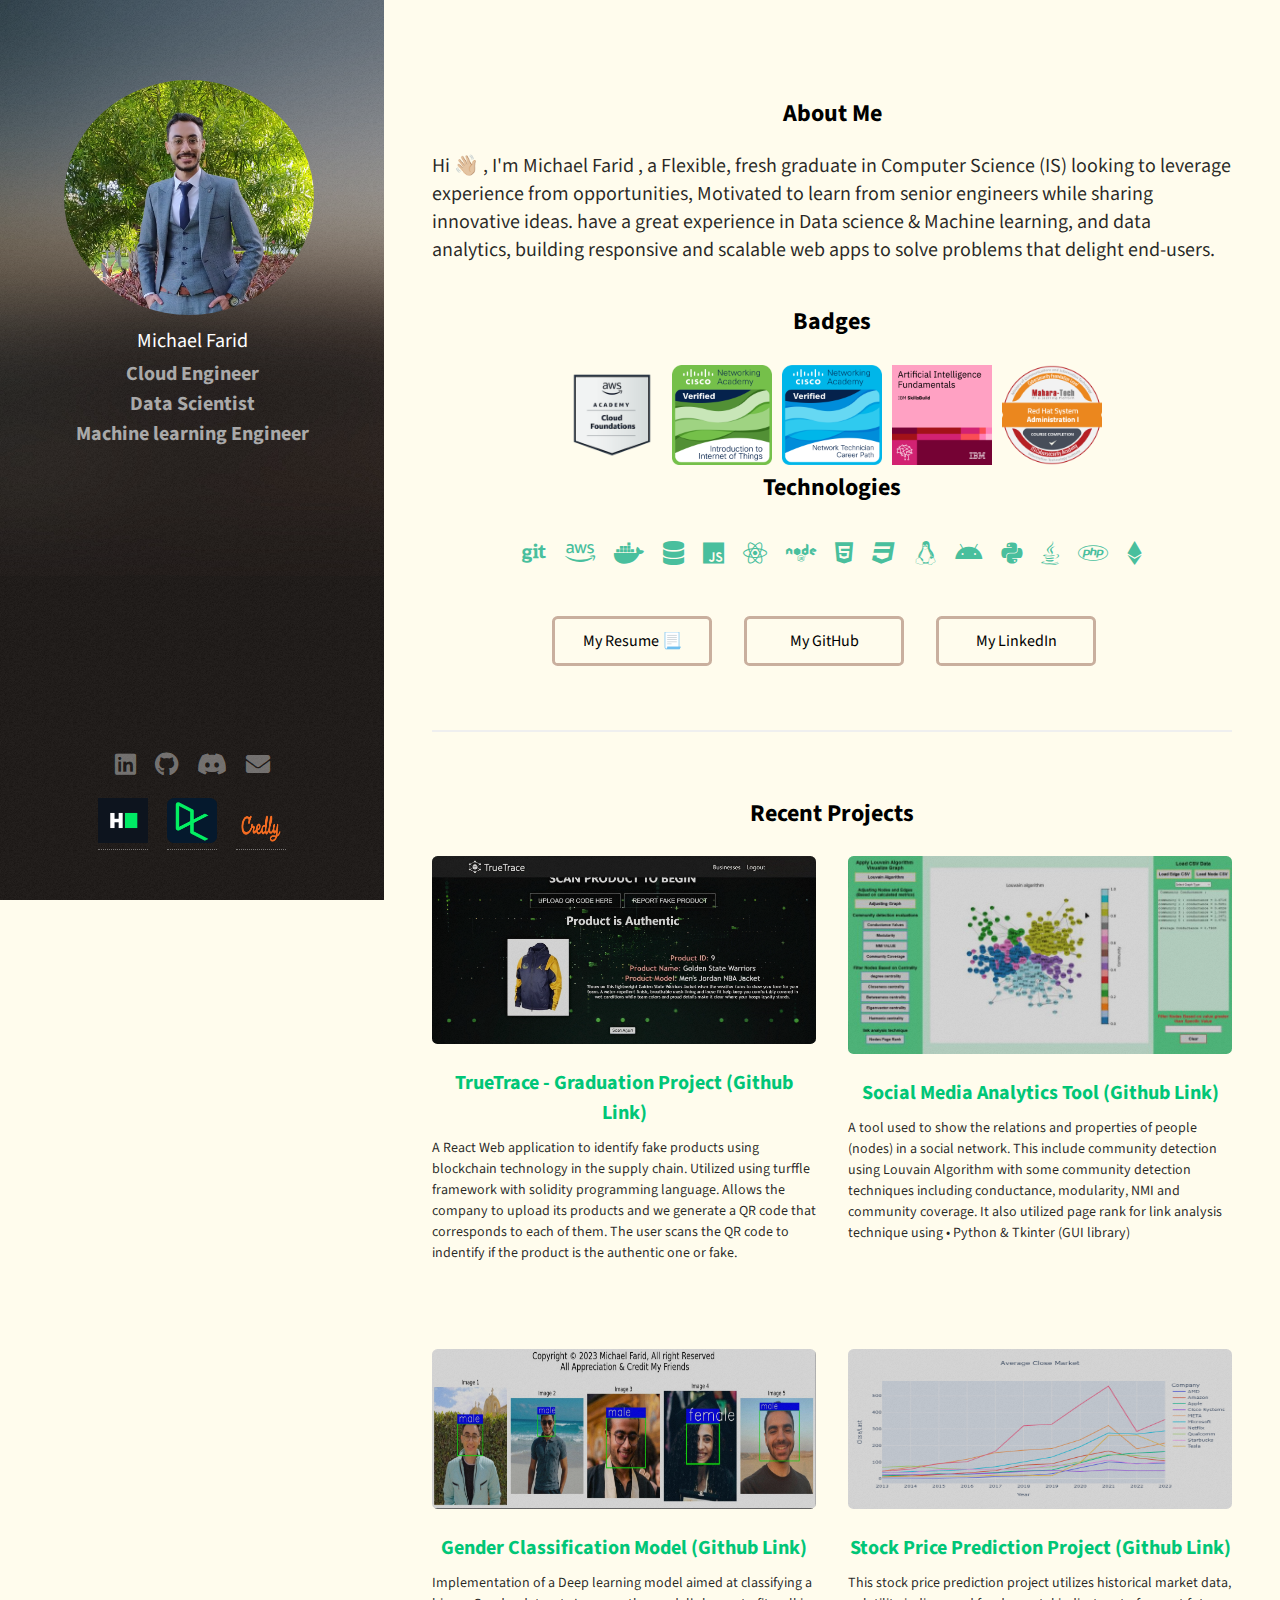
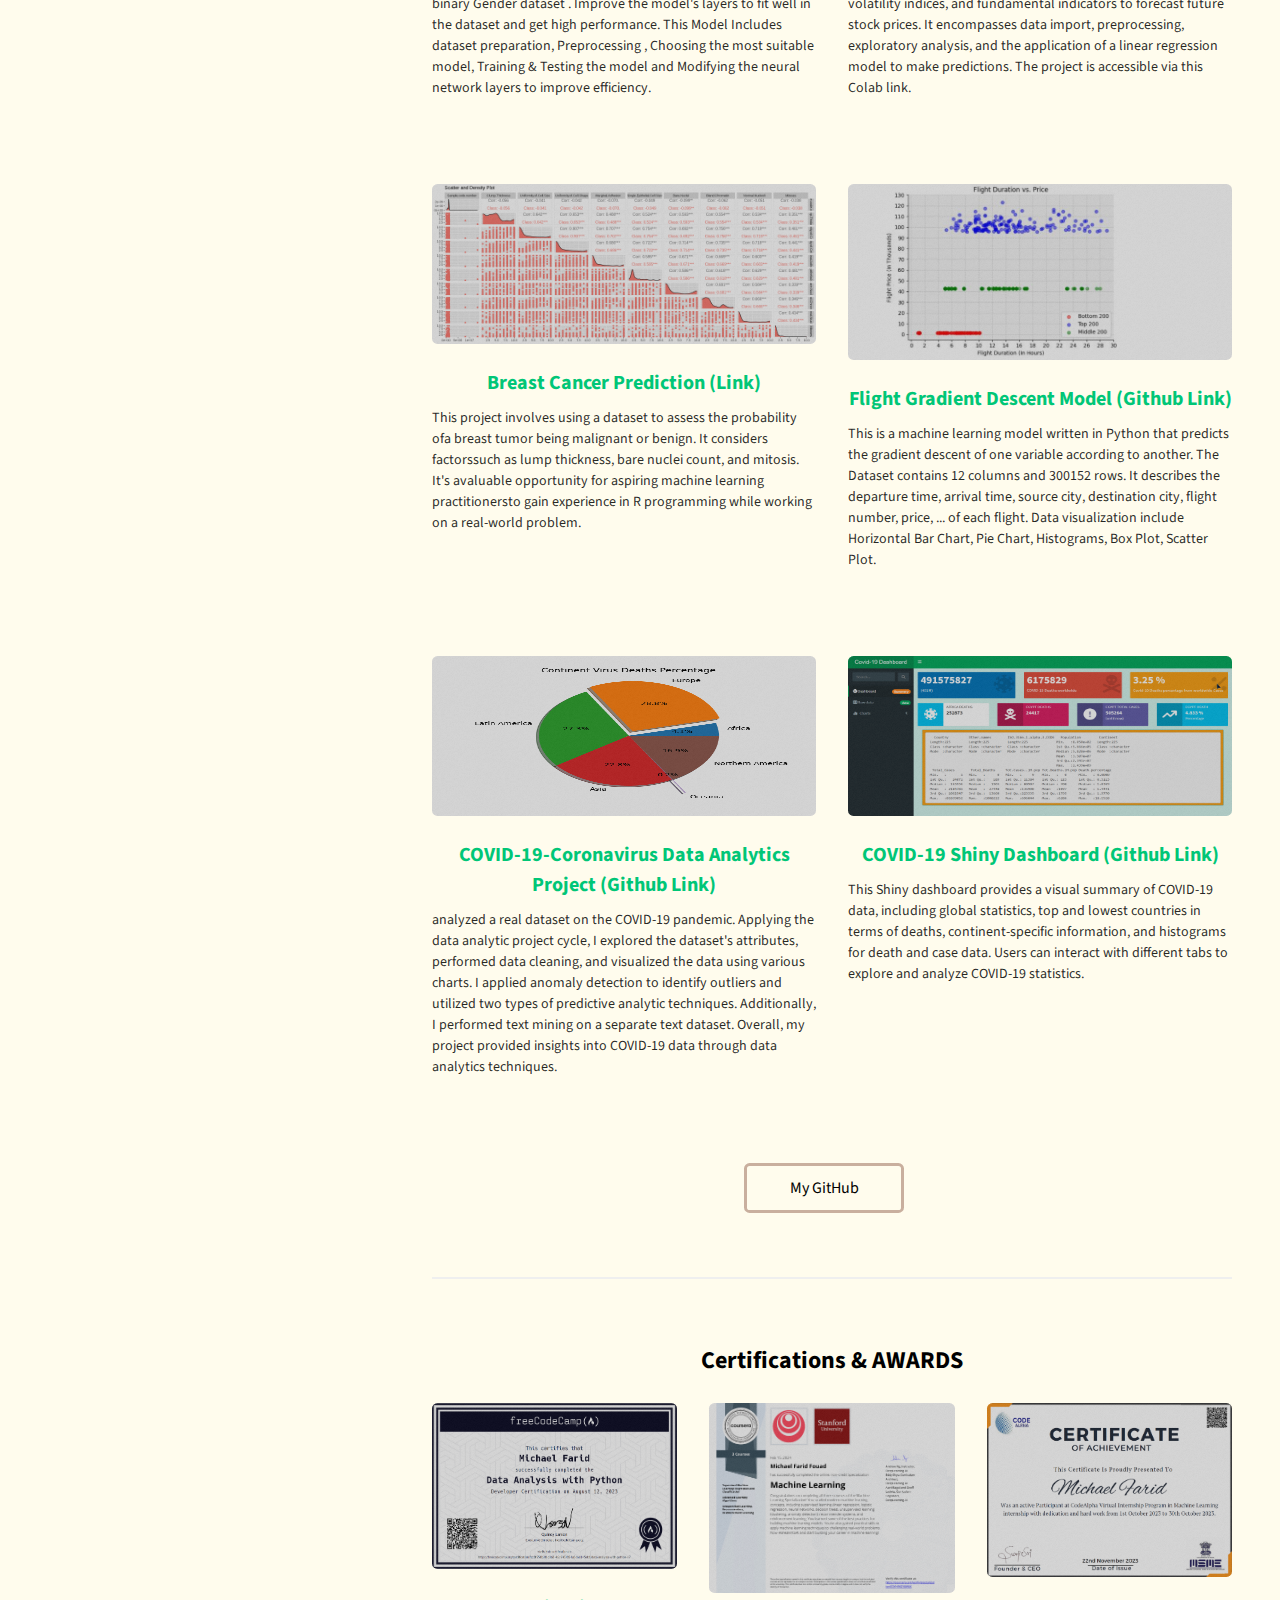
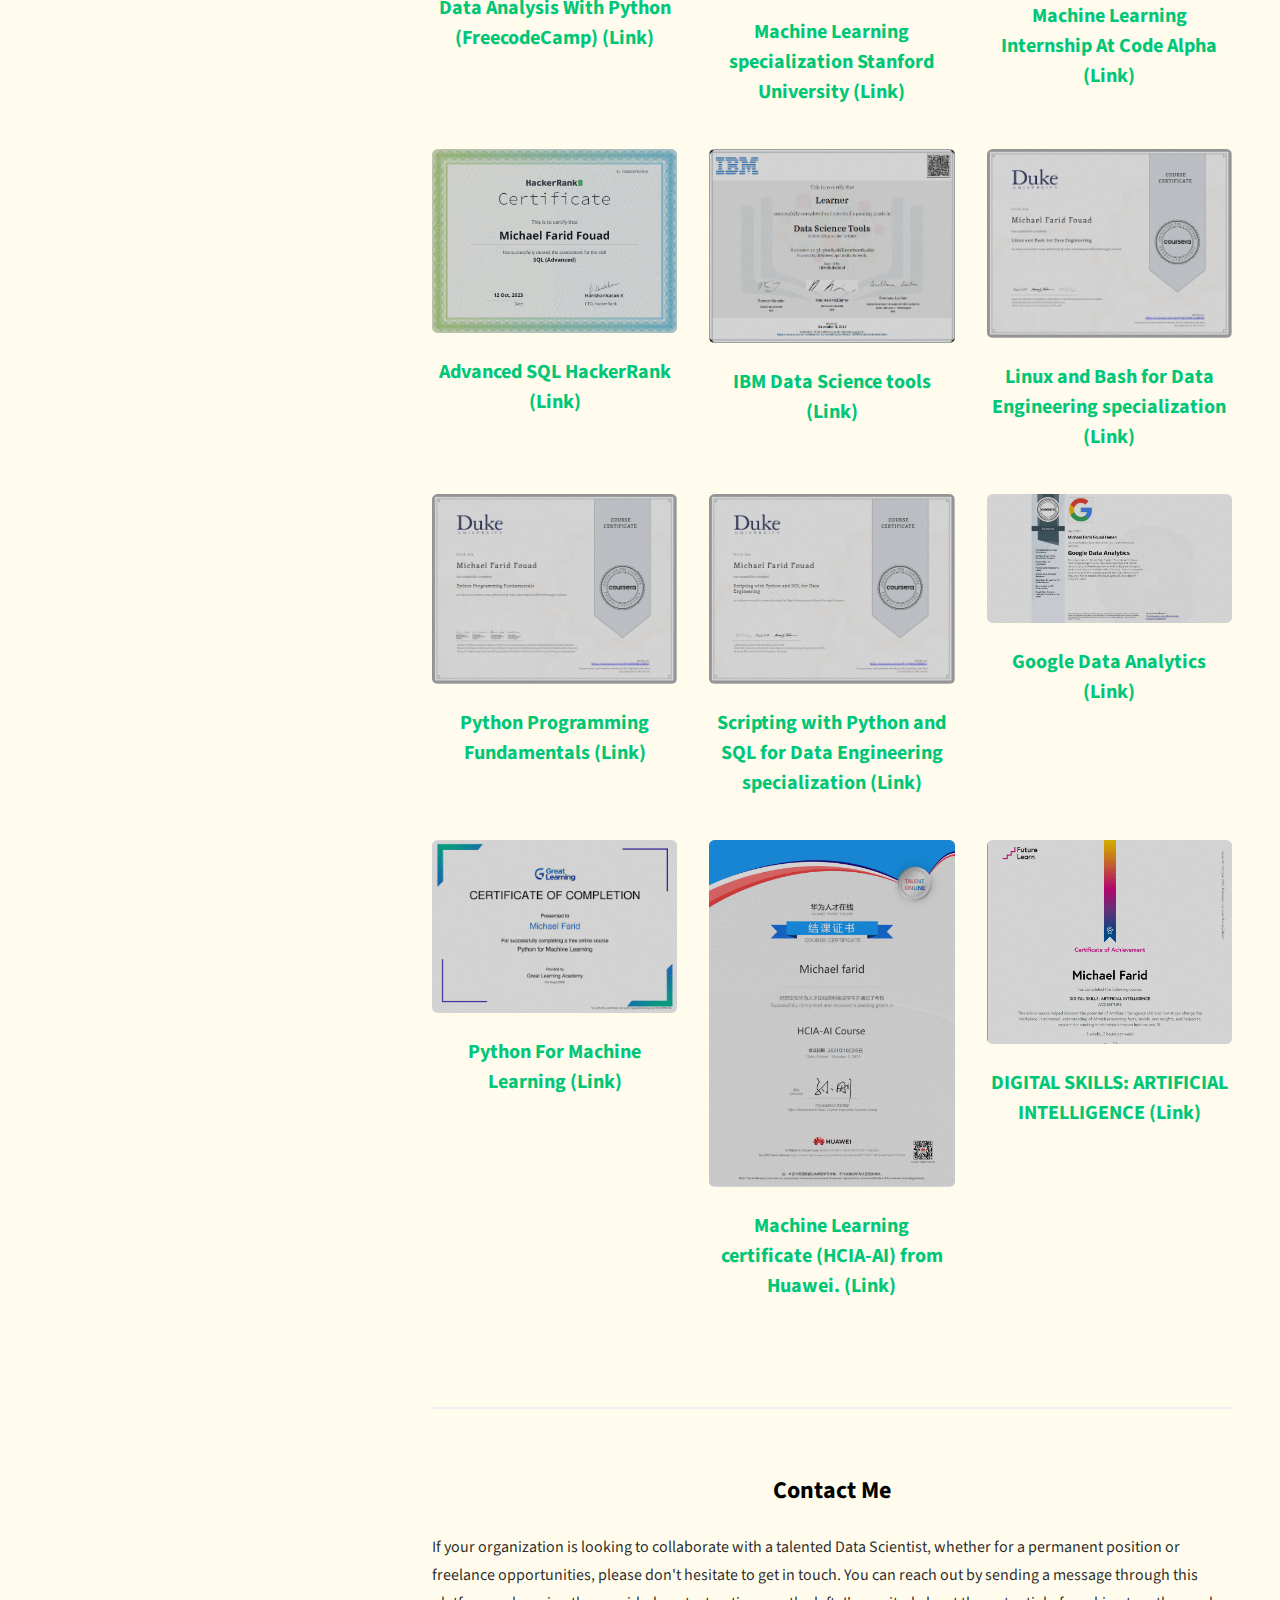
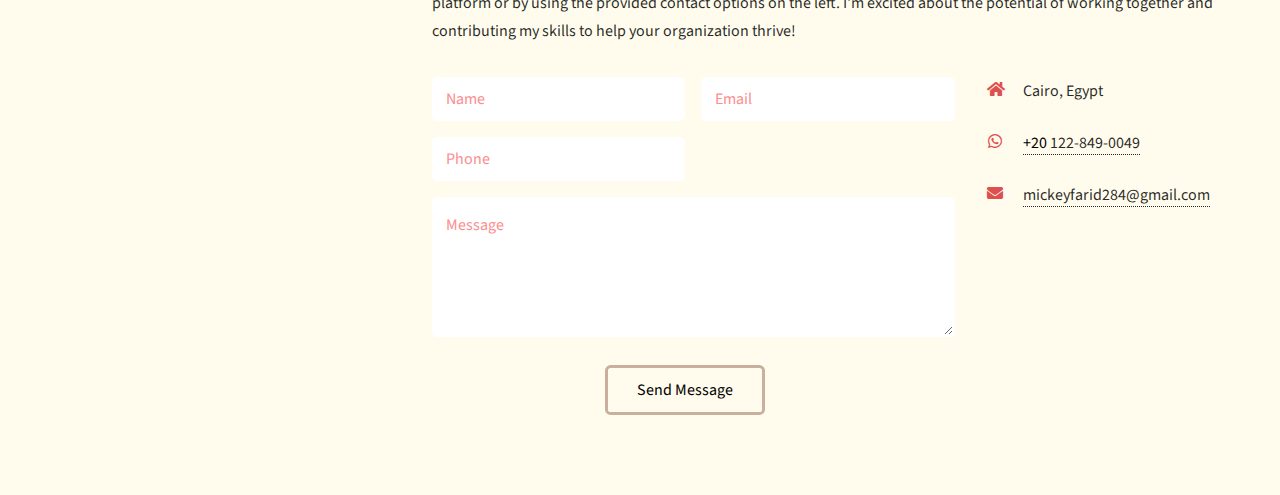
<file: index.html>
<!DOCTYPE HTML>
<html>

<head>
    <title>Michael Farid</title>
    <meta charset="utf-8" />
    <meta name="viewport" content="width=device-width, initial-scale=1, user-scalable=no" />
    <link rel="stylesheet" href="assets/css/main.css" />
    <link rel="icon" type="image/x-icon" href="images/favicon.png">
</head>

<body class="is-preload">

    <!-- Header -->
    <header id="header" style="padding-top:80px;">
        <div class="inner">
            <a href="#" class="image avatar">
                <img src="images\Profile Picture3.jpg" alt="Profile Picture" style="width: 250px; height: 235px; padding-top:0px;" />
            </a>
            <h1 style="font: size 500px;"><strong>Michael Farid</strong></h1>
            <p>
                <h3 style="margin: 0; color:darkgrey; font-size: 20px;" > Cloud Engineer </h3>
                <h3 style="margin: 0; color:darkgrey; font-size: 20px;">Data Scientist</h3>
                <h3 style="margin: 0; color:darkgrey;  font-size: 20px;"> Machine learning Engineer</h3>

            </p>
        </div>
    </header>

    <!-- Main -->
    <div id="main">
        <!-- One -->
        <section id="one">
            <h2 style="text-align: center;">About Me</h2>
            <p style="font-size: 20px;">
                Hi  👋🏼  ,  I'm Michael Farid , a Flexible, fresh graduate in Computer Science (IS) looking to leverage experience from opportunities, Motivated to learn from senior engineers while sharing innovative ideas.
                have a great experience in Data science & Machine learning, and data analytics, building responsive and scalable web apps to solve problems that delight end-users.
            </p>
            <!-- <h2 style="text-align: center;">Latest Experience</h2>
            <p style="font-size: 20px;">
            - Cloud Computing Intern @ Raya Data Center        (Feb-2024 To Present)<br>
            - Data Scientist @ DEBI (MCIT)       (Jan-2024 To Present) <br>
            - Artificial Intelligence Intern at RadicalX     (Jul-2023 To Nov-2023) 
            </p> -->
            <h2 style="text-align: center;">Badges</h2>
            <div id="badge-container">
                <!-- Badge images -->
                <img src="images/Badges/aws-academy-graduate-aws-academy-cloud-foundations.png" alt="images/Badges/aws-academy-graduate-aws-academy-cloud-foundations.png" class="badge">
                <img src="images/Badges/introduction-to-iot.png" alt="images/Badges/introduction-to-iot.png" class="badge">
                <img src="images/Badges/network-technician-career-path.png" alt="images/Badges/network-technician-career-path.png" class="badge">
                <img src="images\Badges\artificial-intelligence-fundamentals.png" alt="images\Badges\artificial-intelligence-fundamentals.png" class="badge">
                <img src="images\Badges\Red_Hat_System_Administration_I.png" alt="images\Badges\Red_Hat_System_Administration_I.png" class="badge">

            </div>




            
            <h2 style="text-align: center;">Technologies</h2>
            <div class="center-icons">
                <ul class="icons">
                    <li>
                        <a class="icon brands fa-git"></a>
                    </li>
                    <li>
                        <a class="icon brands fa-aws"></a>
                    </li>
                    <li>
                        <a class="icon brands fa-docker"></a>
                    </li>
                    <li>
                        <a class="icon solid fa-database"></a>
                    </li>
                    <li>
                        <a class="icon brands fa-js"></a>
                    </li>
                    <li>
                        <a class="icon brands fa-react"></a>
                    </li>
                    <li>
                        <a class="icon brands fa-node"></a>
                    </li>
                    <li>
                        <a class="icon brands fa-html5"></a>
                    </li>
                    <li>
                        <a class="icon brands fa-css3"></a>
                    </li>
                    <li>
                        <a class="icon brands fa-linux"></a>
                    </li>
                    <li>
                        <a class="icon brands fa-android"></a>
                    </li>
                    <li>
                        <a class="icon brands fa-python"></a>
                    </li>
                    <li>
                        <a class="icon brands fa-java"></a>
                    </li>
                    <li>
                        <a class="icon brands fa-php"></a>
                    </li>
                    <li>
                        <a class="icon brands fa-ethereum"></a>
                    </li>
                </ul>
            </div>

            <ul class="actions">
                <li><a href="assets\pdfs\Michael Farid Fouad Resume.pdf" class="button"><span>My Resume 📃</span></a></li>
                <li><a href="https://github.com/Michael-faried" class="button">My GitHub</a></li>
                <li><a href="https://www.linkedin.com/in/michael-faridfouad/" class="button">My LinkedIn</a></li>
            </ul>
        </section>

        <!-- Two -->
        <section id="two">
            <h2 style="text-align: center;">Recent Projects</h2>
            <div class="row">
                <!-- Project 1 -->
                <article class="col-6 col-12-xsmall work-item"  style="margin-bottom: 85px;">
                    <a href="images/projects/TrueTrace Scan Result.png" class="image fit thumb"><img src="images/projects/TrueTrace Scan Result.png" alt="" /></a>
                    <a href="https://github.com/Michael-faried/TureTrace">
                        <h3 style="font-size: 20px;">TrueTrace - Graduation Project (Github Link)</h3>
                    </a>
                    <p style="font-size: 14px;" >
                        A React Web application to identify fake products using blockchain technology in the supply chain. Utilized using turffle framework with solidity programming language. Allows the company to upload its products and we generate a QR code that corresponds
                        to each of them. The user scans the QR code to indentify if the product is the authentic one or fake.
                    </p>
                </article>

                <!-- Project 2 -->
                <article class="col-6 col-12-xsmall work-item"  style="margin-bottom: 85px;">
                    <a href="images/projects/Social Analytics Tool.jpg" class="image fit thumb"><img src="images/projects/Social Analytics Tool.jpg" alt="" /></a>
                    <a href="https://github.com/Michael-faried/Social-Networks-Analysis-Tool">
                        <h3 style="font-size: 20px;">Social Media Analytics Tool (Github Link)</h3>
                    </a>
                    <p style="font-size: 14px;" > A tool used to show the relations and properties of people (nodes) in a social network. This include community detection using Louvain Algorithm with some community detection techniques including conductance, modularity, NMI and community
                        coverage. It also utilized page rank for link analysis technique using • Python & Tkinter (GUI library)</p>
                </article>

                <!-- Project 3 -->
                <article class="col-6 col-12-xsmall work-item" style="margin-bottom: 85px;">
                    <a href="images\projects\Gender Classification.jpeg" class="image fit thumb"><img src="images\projects\Gender Classification.jpeg" alt="" style=" height: 160px; "/></a>
                    <a href="https://github.com/Michael-faried/Gender-Classification">
                        <h3 style="font-size: 20px;" >Gender Classification Model (Github Link)</h3>
                    </a>
                    <p style="font-size: 14px;" >Implementation of a Deep learning model aimed at classifying a binary Gender dataset . Improve the model's layers to fit well in the dataset and get high performance. This Model Includes dataset preparation, Preprocessing ,
                        Choosing the most suitable model, Training & Testing the model and Modifying the neural network layers to improve efficiency.</p>
                </article>



                <!-- Project 4 -->
                <article class="col-6 col-12-xsmall work-item" style="margin-bottom: 85px;">
                    <a href="images\projects\newplot1.png" class="image fit thumb"><img src="images\projects\newplot1.png" alt="" style=" height: 160px; padding-top:0px;"/></a>
                    <a href="https://colab.research.google.com/drive/1IvmCXObN6vipcsBtfS3hnRv-vD4I4g7T#scrollTo=VE_1XNxSVjvxCodeAlpha_Stock_Price_Predictions">
                        <h3 style="font-size: 20px;"> Stock Price Prediction Project (Github Link)</h3>
                    </a>
                    <p style="font-size: 14px;" >
                        This stock price prediction project utilizes historical market data, volatility indices, and fundamental indicators to forecast future stock prices. It encompasses data import, preprocessing, exploratory analysis, and the application of a linear regression model to make predictions. The project is accessible via this Colab link.</p>
                </article>


                <!-- Project 5 -->
                <article class="col-6 col-12-xsmall work-item" style="margin-bottom: 85px;">
                    <a href="images\projects\Breast Cancer.png" class="image fit thumb"><img src="images\projects\Breast Cancer.png" alt="" style=" height: 160px; padding-top:0px;"/></a>
                    <a href="https://colab.research.google.com/drive/1ASrsCq832C3OyKIAuS_cugqGnYyXV06u#scrollTo=IKeKtg4kW693">
                        <h3 style="font-size: 20px;"> Breast Cancer Prediction (Link)</h3>
                    </a>
                    <p style="font-size: 14px;" >
                        This project involves using a dataset to assess the probability ofa breast tumor being malignant or benign. It considers factorssuch as lump thickness, bare nuclei count, and mitosis. It's avaluable opportunity for aspiring machine learning practitionersto gain experience in R programming while working on a real-world problem.</p>
                </article>




                <!-- Project 6 -->
                <article class="col-6 col-12-xsmall work-item" style="margin-bottom: 85px;">
                    <a href="images/projects/Flight Duration vs Price Scatter Plot.jpg" class="image fit thumb"><img src="images/projects/Flight Duration vs Price Scatter Plot.jpg" alt="" /></a>
                    <a href="https://github.com/Michael-faried/Flight-Gradient-Descent-Model">
                        <h3 style="font-size: 20px;">Flight Gradient Descent Model (Github Link)</h3>
                    </a>
                    <p style="font-size: 14px;" >This is a machine learning model written in Python that predicts the gradient descent of one variable according to another. The Dataset contains 12 columns and 300152 rows. It describes the departure time, arrival time, source city,
                        destination city, flight number, price, ... of each flight. Data visualization include Horizontal Bar Chart, Pie Chart, Histograms, Box Plot, Scatter Plot.</p>
                </article>

                <!-- Project 7 -->
                <article class="col-6 col-12-xsmall work-item" style="margin-bottom: 85px;">
                    <a href="images\projects\Data Analytics Corona Virus.png" class="image fit thumb"><img src="images\projects\Data Analytics Corona Virus.png" alt="" style=" height: 160px; padding-top:0px;"/></a>
                    <a href="https://github.com/Michael-faried/Data-Analytics-Project">
                        <h3 style="font-size: 20px;">COVID-19-Coronavirus Data Analytics Project (Github Link)</h3>
                    </a>
                    <p style="font-size: 14px;" >analyzed a real dataset on the COVID-19 pandemic. Applying the data analytic project cycle, I explored the dataset's attributes, performed data cleaning, and visualized the data using various charts.
                       I applied anomaly detection to identify outliers and utilized two types of predictive analytic techniques. Additionally, I performed text mining on a separate text dataset. Overall, my project provided insights into COVID-19 data through data analytics techniques.</p>
                </article>



                <!-- Project 8 shiny dashboard --> 
                <article class="col-6 col-12-xsmall work-item" style="margin-bottom: 85px;">
                    <a href="images\projects\Dashboard.png" class="image fit thumb"><img src="images\projects\Dashboard.png" alt="" style=" height: 160px; padding-top:0px;"/></a>
                    <a href="https://github.com/Michael-faried/COVID-19-Shiny-Dashboard">
                        <h3 style="font-size: 20px;"> COVID-19 Shiny Dashboard (Github Link)</h3>
                    </a>
                    <p style="font-size: 14px;" >
                        This Shiny dashboard provides a visual summary of COVID-19 data, including global statistics, top and lowest countries in terms of deaths, continent-specific information, and histograms for death and case data. Users can interact with different tabs to explore and analyze COVID-19 statistics.</p>
                </article>



                <!-- Project 8
                <article class="col-6 col-12-xsmall work-item">
                    <a href="images/projects/OWASP Immune Homescreen.png" class="image fit thumb"><img src="images/projects/OWASP Immune Homescreen.png" alt="" /></a>
                    <a href="https://github.com/Michael-faried/OWASP-IMMUNE-WEB-APPLICATION">
                        <h3 style="font-size: 20px;">OWASP Immune - Web Application  (Github Link)</h3>
                    </a>
                    <p>
                        A Secure Web application that is immune to some of the OWASP Top 10 2021 vulnerabilities. These vulnerabilities include broken access control, cyptographic failures, injection (SQL - XSS), insecure design, security misconfiguration, identification and
                        authenticaiton failure. This web app is implemented in Node.js framework.
                    </p>
                </article> -->

            </div>
            <ul class="actions">
                <li ><a href="https://github.com/Michael-faried" class="button">My GitHub</a></li>
            </ul>
        </section>


        <!-- Three -->
        <section id="three">
            <h2 style="text-align: center;">Certifications & AWARDS</h2>
            <div class="row">
                <article class="col-4 col-12-xsmall work-item">
                    <a href="images/certs/FreecodeCamp.png" class="image fit thumb"><img src="images/certs/FreecodeCamp.png" alt="" /></a>
                    <a href="https://drive.google.com/file/d/1yeLN-FOVgwcS_mQLLP-DG2a-jnQ9Hp6e/view?usp=drive_link">
                        <h3 style="font-size: 20px;">Data Analysis With Python (FreecodeCamp) (Link)</h3>
                    </a>
                </article>


                <article class="col-4 col-12-xsmall work-item">
                    <a href="images\certs\Machine Learning Specializtion-1.png" class="image fit thumb"><img src="images\certs\Machine Learning Specializtion-1.png" alt="" /></a>
                    <a href="https://drive.google.com/file/d/10A_i-n8MRG_0mxci4svyrRW6jJfhFWzr/view?usp=sharing">
                        <h3 style="font-size: 20px;">Machine Learning specialization Stanford University  (Link)</h3>
                    </a>
                </article>


                <article class="col-4 col-12-xsmall work-item">
                    <a href="images\certs\CodeAlpha.png" class="image fit thumb"><img src="images\certs\CodeAlpha.png" alt="" /></a>
                    <a href="https://drive.google.com/file/d/1BfWcG3zfUaF5-teqxl_KKsVU5V7npvxz/view?usp=drive_link">
                        <h3 style="font-size: 20px;">Machine Learning Internship At Code Alpha  (Link)</h3>
                    </a>
                </article>


                <article class="col-4 col-12-xsmall work-item">
                    <a href="images/certs/Advanced SQL HackerRank.png" class="image fit thumb"><img src="images/certs/Advanced SQL HackerRank.png" alt="" /></a>
                    <a href="https://drive.google.com/file/d/1dLUTcIkLrvcH_3N0wqbTfi5nBeqyW4yq/view?usp=drive_link">
                        <h3 style="font-size: 20px;">Advanced SQL HackerRank  (Link)</h3>
                    </a>
                </article>



                <article class="col-4 col-12-xsmall work-item">
                    <a href="images/certs/Data Science tools-IBM.png" class="image fit thumb"><img src="images/certs/Data Science tools-IBM.png" alt="" /></a>
                    <a href="https://drive.google.com/file/d/1eSFxiznWXobutdVtduOXgtzgXlZ9uwS3/view?usp=drive_link">
                        <h3 style="font-size: 20px;">IBM Data Science tools (Link)</h3>
                    </a>
                </article>


                
                <article class="col-4 col-12-xsmall work-item">
                    <a href="images\certs\Linux and Bash for Data Engineering specialization-1.png" class="image fit thumb"><img src="images\certs\Linux and Bash for Data Engineering specialization-1.png" alt="" /></a>
                    <a href="https://drive.google.com/file/d/10BVQws3eFUp55fjxTjMRaukoI4DN5Rr9/view?usp=sharing">
                        <h3 style="font-size: 20px;">Linux and Bash for Data Engineering specialization  (Link)</h3>
                    </a>
                </article>

                <article class="col-4 col-12-xsmall work-item">
                    <a href="images\certs\Python Programming Fundamentals-1.png" class="image fit thumb"><img src="images\certs\Python Programming Fundamentals-1.png" alt="" /></a>
                    <a href="https://drive.google.com/file/d/1aBX5wcVtalSGmR8pklBHBtPh3iaX7fSy/view?usp=drive_link">
                        <h3 style="font-size: 20px;">Python Programming Fundamentals  (Link)</h3>
                    </a>
                </article>

                <article class="col-4 col-12-xsmall work-item">
                    <a href="images\certs\Scripting with Python and SQL for Data Engineering specialization-1.png" class="image fit thumb"><img src="images\certs\Scripting with Python and SQL for Data Engineering specialization-1.png" alt="" /></a>
                    <a href="https://drive.google.com/file/d/10A_i-n8MRG_0mxci4svyrRW6jJfhFWzr/view?usp=drive_link">
                        <h3 style="font-size: 20px;">Scripting with Python and SQL for Data Engineering specialization  (Link)</h3>
                    </a>
                </article>


                <article class="col-4 col-12-xsmall work-item">
                    <a href="images/certs/Google Data Analytics.jpeg" class="image fit thumb"><img src="images/certs/Google Data Analytics.jpeg" alt="" /></a>
                    <a href="https://drive.google.com/file/d/1H1xqbatL4S_t4_ql8VdNRiYC02FgsEMv/view?usp=drive_link">
                        <h3 style="font-size: 20px;">Google Data Analytics  (Link)</h3>
                    </a>
                </article>


                <article class="col-4 col-12-xsmall work-item">
                    <a href="images/certs/Python For Machine Learning.png" class="image fit thumb"><img src="images/certs/Python For Machine Learning.png" alt="" /></a>
                    <a href="https://drive.google.com/file/d/1LIB7xzT6EOqSdNCfcF74r0oQmyLFpiX3/view?usp=drive_link">
                        <h3 style="font-size: 20px;">Python For Machine Learning  (Link)</h3>
                    </a>
                </article>

                <article class="col-4 col-12-xsmall work-item">
                    <a href="images/certs/Machine Learning certificate (HCIA-AI) from Huawei.png" class="image fit thumb"><img src="images/certs/Machine Learning certificate (HCIA-AI) from Huawei.png" alt="" /></a>
                    <a href="https://drive.google.com/file/d/1QpLpXzHApBUt-ZXuSQOcgnLaYk96JpsE/view?usp=drive_link">
                        <h3 style="font-size: 20px;">Machine Learning certificate (HCIA-AI) from Huawei.  (Link)</h3>
                    </a>
                </article>


                <article class="col-4 col-12-xsmall work-item">
                    <a href="images/certs/Future Learning.png" class="image fit thumb"><img src="images/certs/Future Learning.png" alt="" /></a>
                    <a href="https://drive.google.com/file/d/1s_0lYRYQGf1BBHGpYKIiInWh0XqncGUm/view?usp=drive_link">
                        <h3 style="font-size: 20px;">DIGITAL SKILLS: ARTIFICIAL INTELLIGENCE  (Link)</h3>
                    </a>
                </article>







            </div>
        </section>

        <!-- Four -->
        <section id="four">
            <h2 style="text-align: center;">Contact Me</h2>
            <p>
                If your organization is looking to collaborate with a talented Data Scientist, whether for a permanent position or freelance opportunities, please don't hesitate to get in touch. You can reach out 
                by sending a message through this platform or by using the provided contact options on the left. I'm excited about the potential of working together and contributing my skills to help your organization thrive!
            </p>
            <div class="row">
                <div class="col-8 col-12-small">
                    <form action="https://Michael-faried.github.io/Portfolio/thanks.html">
                        <div class="row gtr-uniform gtr-50">
                            <div class="col-6 col-12-xsmall"><input type="text" name="name" id="name" placeholder="Name" required/></div>
                            <div class="col-6 col-12-xsmall"><input type="email" name="email" id="email" placeholder="Email" required/></div>
                            <div class="col-6 col-12-xsmall"><input type="tel" name="phone" id="phone" placeholder="Phone" required/></div>
                            <div class="col-12"><textarea name="message" id="message" placeholder="Message" rows="4" required></textarea></div>
                        </div><br>
                        <ul class="actions">
                            <li><input type="submit" value="Send Message" /></li>
                        </ul>
                    </form>
                </div>
                <div class="col-4 col-12-small">
                    <ul class="labeled-icons">
                        <li>
                            <h3 class="icon solid fa-home"><span class="label">Address</span></h3>
                            Cairo, Egypt
                        </li>
                        <li>
                            <h3 class="icon brands fa-whatsapp"><span class="label">Phone</span></h3>
                            <a href="https://wa.me/1228490049"><strong>+20</strong> 122-849-0049</a>
                        </li>
                        <li>
                            <h3 class="icon solid fa-envelope"><span class="label">Email</span></h3>
                            <a href="mailto:mickeyfarid284@gmail.com?subject=Mail">mickeyfarid284@gmail.com</a>
                        </li>
                    </ul>
                </div>
            </div>
        </section>
    </div>

    <!-- Footer -->
    <footer id="footer">
        <div class="inner">
            <ul class="icons">
                <li><a href="https://www.linkedin.com/in/michael-faridfouad/" class="icon brands fa-linkedin"><span class="label">LinkedIn</span></a></li>
                <li><a href="https://github.com/Michael-faried" class="icon brands fa-github"><span class="label">Github</span></a></li>
                <li><a href="https://discordapp.com/users/586336417509146627" class="icon brands fa-discord"><span class="label">Discord</span></a></li>
                <li><a href="mailto:michael20191700486@cis.asu.edu.eg?subject=Mail" class="icon solid fa-envelope"><span class="label">Email</span></a></li>
            </ul>
        </div>
        <div class="inner2">
            <ul class="icons">

                <li>
                    <a href="https://www.hackerrank.com/mickeyfarid284" class="footer-icons">
                        <img src="images/HackerRank.png" alt="Profile Picture"  width="15" height="45" />
                    </a>
                </li>

                <li>
                    <a href="https://www.datacamp.com/portfolio/michaelfaridfouad" class="footer-icons">
                        <img src="images/datacamp.png" alt="Profile Picture"  width="15" height="45" />
                    </a>
                </li>

                <li>
                    <a href="https://www.credly.com/users/michael-farid.dab5286e/badges" class="footer-icons">
                        <img src="images\Credly.png" alt="Profile Picture"  width="15" height="30" />
                    </a>
                </li>

            </ul>
        </div>
    </footer>

    <!-- Scripts -->
    <script src="assets/js/jquery.min.js"></script>
    <script src="assets/js/jquery.poptrox.min.js"></script>
    <script src="assets/js/browser.min.js"></script>
    <script src="assets/js/breakpoints.min.js"></script>
    <script src="assets/js/util.js"></script>
    <script src="assets/js/main.js"></script>

</body>

</html>
</file>
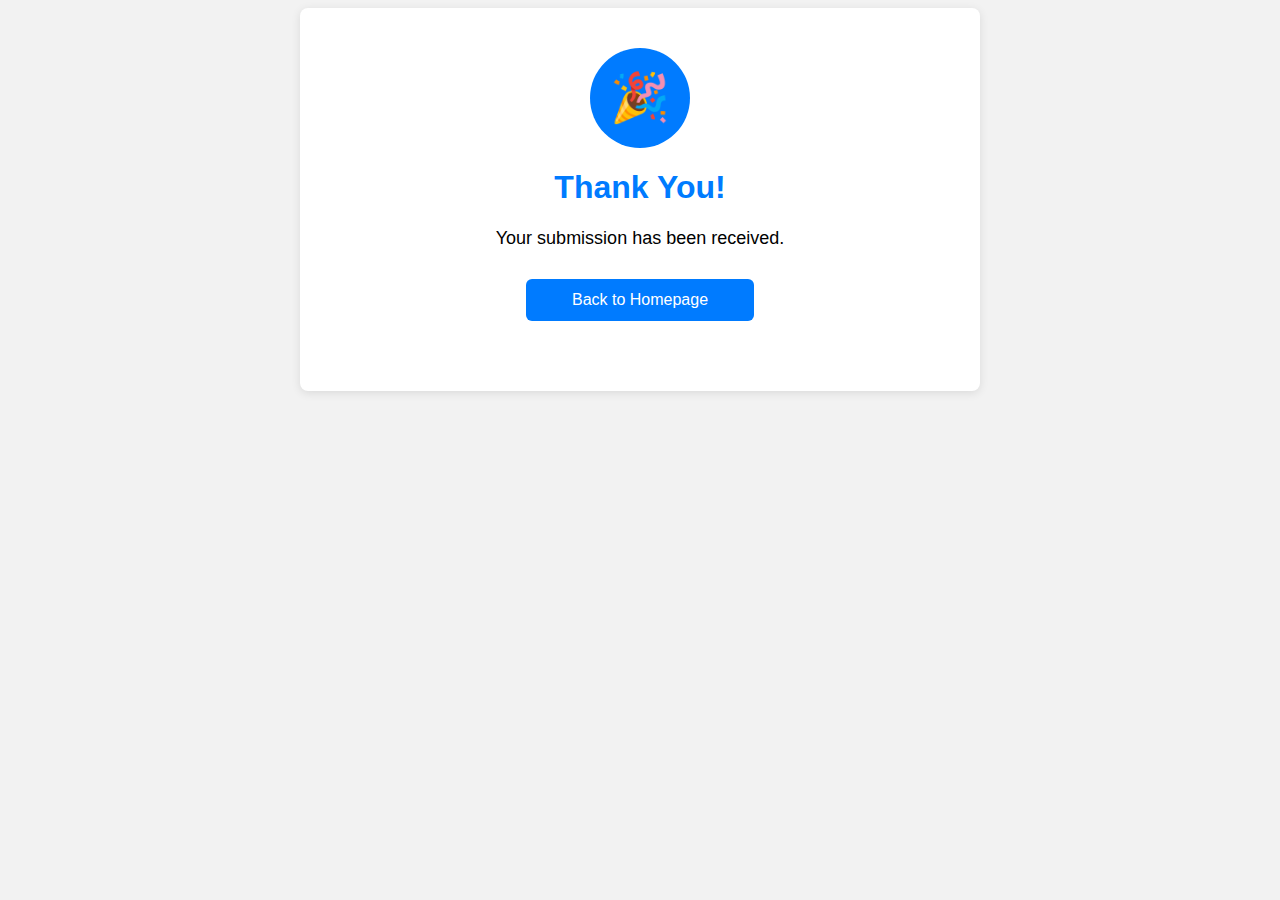
<file: thanks.html>
<!DOCTYPE html>
<html lang="en">

<head>
    <meta charset="UTF-8">
    <meta name="viewport" content="width=device-width, initial-scale=1.0">
    <title>Thank You for Your Submission</title>
    <style>
        body {
            font-family: Arial, sans-serif;
            background-color: #f2f2f2;
        }
        
        .container {
            max-width: 600px;
            margin: 0 auto;
            padding: 40px;
            background-color: #ffffff;
            border-radius: 8px;
            box-shadow: 0px 2px 10px rgba(0, 0, 0, 0.1);
        }
        
        h1 {
            color: #007bff;
            text-align: center;
        }
        
        p {
            text-align: center;
            margin-top: 20px;
            font-size: 18px;
        }
        
        .logo {
            display: block;
            margin: 0 auto;
            width: 100px;
            height: 100px;
            border-radius: 50%;
            background-color: #007bff;
            color: #ffffff;
            font-size: 48px;
            line-height: 100px;
            text-align: center;
        }
        
        .button {
            display: block;
            width: 180px;
            margin: 30px auto;
            padding: 12px 24px;
            text-align: center;
            color: #ffffff;
            background-color: #007bff;
            border: none;
            border-radius: 6px;
            font-size: 16px;
            cursor: pointer;
            text-decoration: none;
        }
        
        .button:hover {
            background-color: #0056b3;
        }
    </style>
</head>

<body>
    <div class="container">
        <div class="logo">🎉</div>
        <h1>Thank You!</h1>
        <p>Your submission has been received.</p>
        <a class="button" href="https://Michael-faried.github.io/Portfolio">Back to Homepage</a>
    </div>
</body>

</html>
</file>
<file: assets/css/main.css>
@import url("fontawesome-all.min.css");
@import url("https://fonts.googleapis.com/css?family=Source+Sans+Pro:400,400italic");
html,
body,
div,
span,
applet,
object,
iframe,
h1,
h2,
h3,
h4,
h5,
h6,
p,
blockquote,
pre,
a,
abbr,
acronym,
address,
big,
cite,
code,
del,
dfn,
em,
img,
ins,
kbd,
q,
s,
samp,
small,
strike,
strong,
sub,
sup,
tt,
var,
b,
u,
i,
center,
dl,
dt,
dd,
ol,
ul,
li,
fieldset,
form,
label,
legend,
table,
caption,
tbody,
tfoot,
thead,
tr,
th,
td,
article,
aside,
canvas,
details,
embed,
figure,
figcaption,
footer,
header,
hgroup,
menu,
nav,
output,
ruby,
section,
summary,
time,
mark,
audio,
video {
    margin: 0;
    padding: 0;
    border: 0;
    font-size: 100%;
    font: inherit;
    vertical-align: baseline;
}

article,
aside,
details,
figcaption,
figure,
footer,
header,
hgroup,
menu,
nav,
section {
    display: block;
}

body {
    line-height: 1;
}

ol,
ul {
    list-style: none;
}

blockquote,
q {
    quotes: none;
}

blockquote:before,
blockquote:after,
q:before,
q:after {
    content: '';
    content: none;
}

table {
    border-collapse: collapse;
    border-spacing: 0;
}

body {
    -webkit-text-size-adjust: none;
}

mark {
    background-color: transparent;
    color: inherit;
}

input::-moz-focus-inner {
    border: 0;
    padding: 0;
}

input,
select,
textarea {
    -moz-appearance: none;
    -webkit-appearance: none;
    -ms-appearance: none;
    appearance: none;
}

.work-item a:hover h3 {
    color: #0074c6; /* Change this to the desired color */
}
/* Basic */

html {
    box-sizing: border-box;
}

*,
*:before,
*:after {
    box-sizing: inherit;
}

body {
    background: #FFFCED;
    /* background-image: url("C:/Users/MSI-PC/Desktop/Portfolio/images/111.jpg");
    background-size: cover;
    background-repeat: no-repeat; */

}

body.is-preload *,
body.is-preload *:before,
body.is-preload *:after {
    -moz-animation: none !important;
    -webkit-animation: none !important;
    -ms-animation: none !important;
    animation: none !important;
    -moz-transition: none !important;
    -webkit-transition: none !important;
    -ms-transition: none !important;
    transition: none !important;
}

body,
input,
select,
textarea {
    color: #000000d9;
    font-family: "Source Sans Pro", Helvetica, sans-serif;
    font-size: 16pt;
    font-weight: 400;
    line-height: 1.75em;
}

a {
    -moz-transition: color 0.2s ease-in-out, border-color 0.2s ease-in-out;
    -webkit-transition: color 0.2s ease-in-out, border-color 0.2s ease-in-out;
    -ms-transition: color 0.2s ease-in-out, border-color 0.2s ease-in-out;
    transition: color 0.2s ease-in-out, border-color 0.2s ease-in-out;
    border-bottom: dotted 1px;
    color: #49bf9d;
    text-decoration: none;
}

a:hover {
    border-bottom-color: transparent;
    color: #49bf9d !important;
    text-decoration: none;
}

strong,
b {
    color: #000000;
    font-weight: 400;
}

em,
i {
    font-style: italic;
}

p {
    margin: 0 0 2em 0;
}

h1,
h2{
    color: #000000;
    font-weight: 400;
    line-height: 1em;
    margin: 0 0 1em 0;
    font-weight: bold;

}
h3{
    color: #00C677;
    font-weight: 400;
    font-weight: bold;
    cursor:pointer;
    line-height: 1em;
    margin: 0 0 1em 0;
    text-align: center; /* Center the text within the h3 element */
}

h4,
h5,
h6 {
    color: #000000;
    font-weight: 400;
    line-height: 1em;
    margin: 0 0 1em 0;
    font-weight: bold;

}

h1 a,
h2 a,
h3 a,
h4 a,
h5 a,
h6 a {
    color: inherit;
    text-decoration: none;
}

h1 {
    font-size: 2em;
    line-height: 1.5em;
}

h2 {
    font-size: 1.5em;
    line-height: 1.5em;
}

h3 {
    /* font-size: 1.25em; */
    line-height: 1.5em;
}

h4 {
    font-size: 1.1em;
    line-height: 1.5em;
}

h5 {
    font-size: 0.9em;
    line-height: 1.5em;
}

h6 {
    font-size: 0.7em;
    line-height: 1.5em;
}

sub {
    font-size: 0.8em;
    position: relative;
    top: 0.5em;
}

sup {
    font-size: 0.8em;
    position: relative;
    top: -0.5em;
}

hr {
    border: 0;
    border-bottom: solid 2px #efefef;
    margin: 2em 0;
}

hr.major {
    margin: 3em 0;
}

blockquote {
    border-left: solid 6px #efefef;
    font-style: italic;
    margin: 0 0 2em 0;
    padding: 0.5em 0 0.5em 1.5em;
}

code {
    background: #f7f7f7;
    border-radius: 0.35em;
    border: solid 2px #efefef;
    font-family: "Courier New", monospace;
    font-size: 0.9em;
    margin: 0 0.25em;
    padding: 0.25em 0.65em;
}

pre {
    -webkit-overflow-scrolling: touch;
    font-family: "Courier New", monospace;
    font-size: 0.9em;
    margin: 0 0 2em 0;
}

pre code {
    display: block;
    line-height: 1.75em;
    padding: 1em 1.5em;
    overflow-x: auto;
}

.align-left {
    text-align: left;
}

.align-center {
    text-align: center;
}

.align-right {
    text-align: right;
}


/* Container */

.container {
    margin: 0 auto;
    max-width: calc(100% - 4em);
    width: 100%;
}

.container.xsmall {
    width: 25%;
}

.container.small {
    width: 50%;
}

.container.medium {
    width: 75%;
}

.container.large {
    width: 125%;
}

.container.xlarge {
    width: 150%;
}

.container.max {
    width: 100%;
}

@media screen and (max-width: 980px) {
    .container {
        width: 100% !important;
        max-width: 100% !important;
    }
}

@media screen and (max-width: 480px) {
    .container {
        max-width: calc(100% - 3em);
    }
}


/* Row */

.row {
    display: flex;
    flex-wrap: wrap;
    box-sizing: border-box;
    align-items: stretch;
}

.row>* {
    box-sizing: border-box;
}

.row.gtr-uniform>*> :last-child {
    margin-bottom: 0;
}

.row.aln-left {
    justify-content: flex-start;
}

.row.aln-center {
    justify-content: center;
}

.row.aln-right {
    justify-content: flex-end;
}

.row.aln-top {
    align-items: flex-start;
}

.row.aln-middle {
    align-items: center;
}

.row.aln-bottom {
    align-items: flex-end;
}

.row>.imp {
    order: -1;
}

.row>.col-1 {
    width: 8.33333%;
}

.row>.off-1 {
    margin-left: 8.33333%;
}

.row>.col-2 {
    width: 16.66667%;
}

.row>.off-2 {
    margin-left: 16.66667%;
}

.row>.col-3 {
    width: 25%;
}

.row>.off-3 {
    margin-left: 25%;
}

.row>.col-4 {
    width: 33.33333%;
}

.row>.off-4 {
    margin-left: 33.33333%;
}

.row>.col-5 {
    width: 41.66667%;
}

.row>.off-5 {
    margin-left: 41.66667%;
}

.row>.col-6 {
    width: 50%;
}

.row>.off-6 {
    margin-left: 50%;
}

.row>.col-7 {
    width: 58.33333%;
}

.row>.off-7 {
    margin-left: 58.33333%;
}

.row>.col-8 {
    width: 66.66667%;
}

.row>.off-8 {
    margin-left: 66.66667%;
}

.row>.col-9 {
    width: 75%;
}

.row>.off-9 {
    margin-left: 75%;
}

.row>.col-10 {
    width: 83.33333%;
}

.row>.off-10 {
    margin-left: 83.33333%;
}

.row>.col-11 {
    width: 91.66667%;
}

.row>.off-11 {
    margin-left: 91.66667%;
}

.row>.col-12 {
    width: 100%;
}

.row>.off-12 {
    margin-left: 100%;
}

.row.gtr-0 {
    margin-top: 0;
    margin-left: 0em;
}

.row.gtr-0>* {
    padding: 0 0 0 0em;
}

.row.gtr-0.gtr-uniform {
    margin-top: 0em;
}

.row.gtr-0.gtr-uniform>* {
    padding-top: 0em;
}

.row.gtr-25 {
    margin-top: 0;
    margin-left: -0.625em;
}

.row.gtr-25>* {
    padding: 0 0 0 0.625em;
}

.row.gtr-25.gtr-uniform {
    margin-top: -0.625em;
}

.row.gtr-25.gtr-uniform>* {
    padding-top: 0.625em;
}

.row.gtr-50 {
    margin-top: 0;
    margin-left: -1.25em;
}

.row.gtr-50>* {
    padding: 0 0 0 1.25em;
}

.row.gtr-50.gtr-uniform {
    margin-top: -1.25em;
}

.row.gtr-50.gtr-uniform>* {
    padding-top: 1.25em;
}

.row {
    margin-top: 0;
    margin-left: -2.5em;
}

.row>* {
    padding: 0 0 0 2.5em;
}

.row.gtr-uniform {
    margin-top: -2.5em;
}

.row.gtr-uniform>* {
    padding-top: 2.5em;
}

.row.gtr-150 {
    margin-top: 0;
    margin-left: -3.75em;
}

.row.gtr-150>* {
    padding: 0 0 0 3.75em;
}

.row.gtr-150.gtr-uniform {
    margin-top: -3.75em;
}

.row.gtr-150.gtr-uniform>* {
    padding-top: 3.75em;
}

.row.gtr-200 {
    margin-top: 0;
    margin-left: -5em;
}

.row.gtr-200>* {
    padding: 0 0 0 5em;
}

.row.gtr-200.gtr-uniform {
    margin-top: -5em;
}

.row.gtr-200.gtr-uniform>* {
    padding-top: 5em;
}

@media screen and (max-width: 1800px) {
    .row {
        display: flex;
        flex-wrap: wrap;
        box-sizing: border-box;
        align-items: stretch;
    }
    .row>* {
        box-sizing: border-box;
    }
    .row.gtr-uniform>*> :last-child {
        margin-bottom: 0;
    }
    .row.aln-left {
        justify-content: flex-start;
    }
    .row.aln-center {
        justify-content: center;
    }
    .row.aln-right {
        justify-content: flex-end;
    }
    .row.aln-top {
        align-items: flex-start;
    }
    .row.aln-middle {
        align-items: center;
    }
    .row.aln-bottom {
        align-items: flex-end;
    }
    .row>.imp-xlarge {
        order: -1;
    }
    .row>.col-1-xlarge {
        width: 8.33333%;
    }
    .row>.off-1-xlarge {
        margin-left: 8.33333%;
    }
    .row>.col-2-xlarge {
        width: 16.66667%;
    }
    .row>.off-2-xlarge {
        margin-left: 16.66667%;
    }
    .row>.col-3-xlarge {
        width: 25%;
    }
    .row>.off-3-xlarge {
        margin-left: 25%;
    }
    .row>.col-4-xlarge {
        width: 33.33333%;
    }
    .row>.off-4-xlarge {
        margin-left: 33.33333%;
    }
    .row>.col-5-xlarge {
        width: 41.66667%;
    }
    .row>.off-5-xlarge {
        margin-left: 41.66667%;
    }
    .row>.col-6-xlarge {
        width: 50%;
    }
    .row>.off-6-xlarge {
        margin-left: 50%;
    }
    .row>.col-7-xlarge {
        width: 58.33333%;
    }
    .row>.off-7-xlarge {
        margin-left: 58.33333%;
    }
    .row>.col-8-xlarge {
        width: 66.66667%;
    }
    .row>.off-8-xlarge {
        margin-left: 66.66667%;
    }
    .row>.col-9-xlarge {
        width: 75%;
    }
    .row>.off-9-xlarge {
        margin-left: 75%;
    }
    .row>.col-10-xlarge {
        width: 83.33333%;
    }
    .row>.off-10-xlarge {
        margin-left: 83.33333%;
    }
    .row>.col-11-xlarge {
        width: 91.66667%;
    }
    .row>.off-11-xlarge {
        margin-left: 91.66667%;
    }
    .row>.col-12-xlarge {
        width: 100%;
    }
    .row>.off-12-xlarge {
        margin-left: 100%;
    }
    .row.gtr-0 {
        margin-top: 0;
        margin-left: 0em;
    }
    .row.gtr-0>* {
        padding: 0 0 0 0em;
    }
    .row.gtr-0.gtr-uniform {
        margin-top: 0em;
    }
    .row.gtr-0.gtr-uniform>* {
        padding-top: 0em;
    }
    .row.gtr-25 {
        margin-top: 0;
        margin-left: -0.625em;
    }
    .row.gtr-25>* {
        padding: 0 0 0 0.625em;
    }
    .row.gtr-25.gtr-uniform {
        margin-top: -0.625em;
    }
    .row.gtr-25.gtr-uniform>* {
        padding-top: 0.625em;
    }
    .row.gtr-50 {
        margin-top: 0;
        margin-left: -1.25em;
    }
    .row.gtr-50>* {
        padding: 0 0 0 1.25em;
    }
    .row.gtr-50.gtr-uniform {
        margin-top: -1.25em;
    }
    .row.gtr-50.gtr-uniform>* {
        padding-top: 1.25em;
    }
    .row {
        margin-top: 0;
        margin-left: -2.5em;
    }
    .row>* {
        padding: 0 0 0 2.5em;
    }
    .row.gtr-uniform {
        margin-top: -2.5em;
    }
    .row.gtr-uniform>* {
        padding-top: 2.5em;
    }
    .row.gtr-150 {
        margin-top: 0;
        margin-left: -3.75em;
    }
    .row.gtr-150>* {
        padding: 0 0 0 3.75em;
    }
    .row.gtr-150.gtr-uniform {
        margin-top: -3.75em;
    }
    .row.gtr-150.gtr-uniform>* {
        padding-top: 3.75em;
    }
    .row.gtr-200 {
        margin-top: 0;
        margin-left: -5em;
    }
    .row.gtr-200>* {
        padding: 0 0 0 5em;
    }
    .row.gtr-200.gtr-uniform {
        margin-top: -5em;
    }
    .row.gtr-200.gtr-uniform>* {
        padding-top: 5em;
    }
}

@media screen and (max-width: 1280px) {
    .row {
        display: flex;
        flex-wrap: wrap;
        box-sizing: border-box;
        align-items: stretch;
    }
    .row>* {
        box-sizing: border-box;
    }
    .row.gtr-uniform>*> :last-child {
        margin-bottom: 0;
    }
    .row.aln-left {
        justify-content: flex-start;
    }
    .row.aln-center {
        justify-content: center;
    }
    .row.aln-right {
        justify-content: flex-end;
    }
    .row.aln-top {
        align-items: flex-start;
    }
    .row.aln-middle {
        align-items: center;
    }
    .row.aln-bottom {
        align-items: flex-end;
    }
    .row>.imp-large {
        order: -1;
    }
    .row>.col-1-large {
        width: 8.33333%;
    }
    .row>.off-1-large {
        margin-left: 8.33333%;
    }
    .row>.col-2-large {
        width: 16.66667%;
    }
    .row>.off-2-large {
        margin-left: 16.66667%;
    }
    .row>.col-3-large {
        width: 25%;
    }
    .row>.off-3-large {
        margin-left: 25%;
    }
    .row>.col-4-large {
        width: 33.33333%;
    }
    .row>.off-4-large {
        margin-left: 33.33333%;
    }
    .row>.col-5-large {
        width: 41.66667%;
    }
    .row>.off-5-large {
        margin-left: 41.66667%;
    }
    .row>.col-6-large {
        width: 50%;
    }
    .row>.off-6-large {
        margin-left: 50%;
    }
    .row>.col-7-large {
        width: 58.33333%;
    }
    .row>.off-7-large {
        margin-left: 58.33333%;
    }
    .row>.col-8-large {
        width: 66.66667%;
    }
    .row>.off-8-large {
        margin-left: 66.66667%;
    }
    .row>.col-9-large {
        width: 75%;
    }
    .row>.off-9-large {
        margin-left: 75%;
    }
    .row>.col-10-large {
        width: 83.33333%;
    }
    .row>.off-10-large {
        margin-left: 83.33333%;
    }
    .row>.col-11-large {
        width: 91.66667%;
    }
    .row>.off-11-large {
        margin-left: 91.66667%;
    }
    .row>.col-12-large {
        width: 100%;
    }
    .row>.off-12-large {
        margin-left: 100%;
    }
    .row.gtr-0 {
        margin-top: 0;
        margin-left: 0em;
    }
    .row.gtr-0>* {
        padding: 0 0 0 0em;
    }
    .row.gtr-0.gtr-uniform {
        margin-top: 0em;
    }
    .row.gtr-0.gtr-uniform>* {
        padding-top: 0em;
    }
    .row.gtr-25 {
        margin-top: 0;
        margin-left: -0.5em;
    }
    .row.gtr-25>* {
        padding: 0 0 0 0.5em;
    }
    .row.gtr-25.gtr-uniform {
        margin-top: -0.5em;
    }
    .row.gtr-25.gtr-uniform>* {
        padding-top: 0.5em;
    }
    .row.gtr-50 {
        margin-top: 0;
        margin-left: -1em;
    }
    .row.gtr-50>* {
        padding: 0 0 0 1em;
    }
    .row.gtr-50.gtr-uniform {
        margin-top: -1em;
    }
    .row.gtr-50.gtr-uniform>* {
        padding-top: 1em;
    }
    .row {
        margin-top: 0;
        margin-left: -2em;
    }
    .row>* {
        padding: 0 0 0 2em;
    }
    .row.gtr-uniform {
        margin-top: -2em;
    }
    .row.gtr-uniform>* {
        padding-top: 2em;
    }
    .row.gtr-150 {
        margin-top: 0;
        margin-left: -3em;
    }
    .row.gtr-150>* {
        padding: 0 0 0 3em;
    }
    .row.gtr-150.gtr-uniform {
        margin-top: -3em;
    }
    .row.gtr-150.gtr-uniform>* {
        padding-top: 3em;
    }
    .row.gtr-200 {
        margin-top: 0;
        margin-left: -4em;
    }
    .row.gtr-200>* {
        padding: 0 0 0 4em;
    }
    .row.gtr-200.gtr-uniform {
        margin-top: -4em;
    }
    .row.gtr-200.gtr-uniform>* {
        padding-top: 4em;
    }
}

@media screen and (max-width: 980px) {
    .row {
        display: flex;
        flex-wrap: wrap;
        box-sizing: border-box;
        align-items: stretch;
    }
    .row>* {
        box-sizing: border-box;
    }
    .row.gtr-uniform>*> :last-child {
        margin-bottom: 0;
    }
    .row.aln-left {
        justify-content: flex-start;
    }
    .row.aln-center {
        justify-content: center;
    }
    .row.aln-right {
        justify-content: flex-end;
    }
    .row.aln-top {
        align-items: flex-start;
    }
    .row.aln-middle {
        align-items: center;
    }
    .row.aln-bottom {
        align-items: flex-end;
    }
    .row>.imp-medium {
        order: -1;
    }
    .row>.col-1-medium {
        width: 8.33333%;
    }
    .row>.off-1-medium {
        margin-left: 8.33333%;
    }
    .row>.col-2-medium {
        width: 16.66667%;
    }
    .row>.off-2-medium {
        margin-left: 16.66667%;
    }
    .row>.col-3-medium {
        width: 25%;
    }
    .row>.off-3-medium {
        margin-left: 25%;
    }
    .row>.col-4-medium {
        width: 33.33333%;
    }
    .row>.off-4-medium {
        margin-left: 33.33333%;
    }
    .row>.col-5-medium {
        width: 41.66667%;
    }
    .row>.off-5-medium {
        margin-left: 41.66667%;
    }
    .row>.col-6-medium {
        width: 50%;
    }
    .row>.off-6-medium {
        margin-left: 50%;
    }
    .row>.col-7-medium {
        width: 58.33333%;
    }
    .row>.off-7-medium {
        margin-left: 58.33333%;
    }
    .row>.col-8-medium {
        width: 66.66667%;
    }
    .row>.off-8-medium {
        margin-left: 66.66667%;
    }
    .row>.col-9-medium {
        width: 75%;
    }
    .row>.off-9-medium {
        margin-left: 75%;
    }
    .row>.col-10-medium {
        width: 83.33333%;
    }
    .row>.off-10-medium {
        margin-left: 83.33333%;
    }
    .row>.col-11-medium {
        width: 91.66667%;
    }
    .row>.off-11-medium {
        margin-left: 91.66667%;
    }
    .row>.col-12-medium {
        width: 100%;
    }
    .row>.off-12-medium {
        margin-left: 100%;
    }
    .row.gtr-0 {
        margin-top: 0;
        margin-left: 0em;
    }
    .row.gtr-0>* {
        padding: 0 0 0 0em;
    }
    .row.gtr-0.gtr-uniform {
        margin-top: 0em;
    }
    .row.gtr-0.gtr-uniform>* {
        padding-top: 0em;
    }
    .row.gtr-25 {
        margin-top: 0;
        margin-left: -0.5em;
    }
    .row.gtr-25>* {
        padding: 0 0 0 0.5em;
    }
    .row.gtr-25.gtr-uniform {
        margin-top: -0.5em;
    }
    .row.gtr-25.gtr-uniform>* {
        padding-top: 0.5em;
    }
    .row.gtr-50 {
        margin-top: 0;
        margin-left: -1em;
    }
    .row.gtr-50>* {
        padding: 0 0 0 1em;
    }
    .row.gtr-50.gtr-uniform {
        margin-top: -1em;
    }
    .row.gtr-50.gtr-uniform>* {
        padding-top: 1em;
    }
    .row {
        margin-top: 0;
        margin-left: -2em;
    }
    .row>* {
        padding: 0 0 0 2em;
    }
    .row.gtr-uniform {
        margin-top: -2em;
    }
    .row.gtr-uniform>* {
        padding-top: 2em;
    }
    .row.gtr-150 {
        margin-top: 0;
        margin-left: -3em;
    }
    .row.gtr-150>* {
        padding: 0 0 0 3em;
    }
    .row.gtr-150.gtr-uniform {
        margin-top: -3em;
    }
    .row.gtr-150.gtr-uniform>* {
        padding-top: 3em;
    }
    .row.gtr-200 {
        margin-top: 0;
        margin-left: -4em;
    }
    .row.gtr-200>* {
        padding: 0 0 0 4em;
    }
    .row.gtr-200.gtr-uniform {
        margin-top: -4em;
    }
    .row.gtr-200.gtr-uniform>* {
        padding-top: 4em;
    }
}

@media screen and (max-width: 736px) {
    .row {
        display: flex;
        flex-wrap: wrap;
        box-sizing: border-box;
        align-items: stretch;
    }
    .row>* {
        box-sizing: border-box;
    }
    .row.gtr-uniform>*> :last-child {
        margin-bottom: 0;
    }
    .row.aln-left {
        justify-content: flex-start;
    }
    .row.aln-center {
        justify-content: center;
    }
    .row.aln-right {
        justify-content: flex-end;
    }
    .row.aln-top {
        align-items: flex-start;
    }
    .row.aln-middle {
        align-items: center;
    }
    .row.aln-bottom {
        align-items: flex-end;
    }
    .row>.imp-small {
        order: -1;
    }
    .row>.col-1-small {
        width: 8.33333%;
    }
    .row>.off-1-small {
        margin-left: 8.33333%;
    }
    .row>.col-2-small {
        width: 16.66667%;
    }
    .row>.off-2-small {
        margin-left: 16.66667%;
    }
    .row>.col-3-small {
        width: 25%;
    }
    .row>.off-3-small {
        margin-left: 25%;
    }
    .row>.col-4-small {
        width: 33.33333%;
    }
    .row>.off-4-small {
        margin-left: 33.33333%;
    }
    .row>.col-5-small {
        width: 41.66667%;
    }
    .row>.off-5-small {
        margin-left: 41.66667%;
    }
    .row>.col-6-small {
        width: 50%;
    }
    .row>.off-6-small {
        margin-left: 50%;
    }
    .row>.col-7-small {
        width: 58.33333%;
    }
    .row>.off-7-small {
        margin-left: 58.33333%;
    }
    .row>.col-8-small {
        width: 66.66667%;
    }
    .row>.off-8-small {
        margin-left: 66.66667%;
    }
    .row>.col-9-small {
        width: 75%;
    }
    .row>.off-9-small {
        margin-left: 75%;
    }
    .row>.col-10-small {
        width: 83.33333%;
    }
    .row>.off-10-small {
        margin-left: 83.33333%;
    }
    .row>.col-11-small {
        width: 91.66667%;
    }
    .row>.off-11-small {
        margin-left: 91.66667%;
    }
    .row>.col-12-small {
        width: 100%;
    }
    .row>.off-12-small {
        margin-left: 100%;
    }
    .row.gtr-0 {
        margin-top: 0;
        margin-left: 0em;
    }
    .row.gtr-0>* {
        padding: 0 0 0 0em;
    }
    .row.gtr-0.gtr-uniform {
        margin-top: 0em;
    }
    .row.gtr-0.gtr-uniform>* {
        padding-top: 0em;
    }
    .row.gtr-25 {
        margin-top: 0;
        margin-left: -0.375em;
    }
    .row.gtr-25>* {
        padding: 0 0 0 0.375em;
    }
    .row.gtr-25.gtr-uniform {
        margin-top: -0.375em;
    }
    .row.gtr-25.gtr-uniform>* {
        padding-top: 0.375em;
    }
    .row.gtr-50 {
        margin-top: 0;
        margin-left: -0.75em;
    }
    .row.gtr-50>* {
        padding: 0 0 0 0.75em;
    }
    .row.gtr-50.gtr-uniform {
        margin-top: -0.75em;
    }
    .row.gtr-50.gtr-uniform>* {
        padding-top: 0.75em;
    }
    .row {
        margin-top: 0;
        margin-left: -1.5em;
    }
    .row>* {
        padding: 0 0 0 1.5em;
    }
    .row.gtr-uniform {
        margin-top: -1.5em;
    }
    .row.gtr-uniform>* {
        padding-top: 1.5em;
    }
    .row.gtr-150 {
        margin-top: 0;
        margin-left: -2.25em;
    }
    .row.gtr-150>* {
        padding: 0 0 0 2.25em;
    }
    .row.gtr-150.gtr-uniform {
        margin-top: -2.25em;
    }
    .row.gtr-150.gtr-uniform>* {
        padding-top: 2.25em;
    }
    .row.gtr-200 {
        margin-top: 0;
        margin-left: -3em;
    }
    .row.gtr-200>* {
        padding: 0 0 0 3em;
    }
    .row.gtr-200.gtr-uniform {
        margin-top: -3em;
    }
    .row.gtr-200.gtr-uniform>* {
        padding-top: 3em;
    }
}

@media screen and (max-width: 480px) {
    .row {
        display: flex;
        flex-wrap: wrap;
        box-sizing: border-box;
        align-items: stretch;
    }
    .row>* {
        box-sizing: border-box;
    }
    .row.gtr-uniform>*> :last-child {
        margin-bottom: 0;
    }
    .row.aln-left {
        justify-content: flex-start;
    }
    .row.aln-center {
        justify-content: center;
    }
    .row.aln-right {
        justify-content: flex-end;
    }
    .row.aln-top {
        align-items: flex-start;
    }
    .row.aln-middle {
        align-items: center;
    }
    .row.aln-bottom {
        align-items: flex-end;
    }
    .row>.imp-xsmall {
        order: -1;
    }
    .row>.col-1-xsmall {
        width: 8.33333%;
    }
    .row>.off-1-xsmall {
        margin-left: 8.33333%;
    }
    .row>.col-2-xsmall {
        width: 16.66667%;
    }
    .row>.off-2-xsmall {
        margin-left: 16.66667%;
    }
    .row>.col-3-xsmall {
        width: 25%;
    }
    .row>.off-3-xsmall {
        margin-left: 25%;
    }
    .row>.col-4-xsmall {
        width: 33.33333%;
    }
    .row>.off-4-xsmall {
        margin-left: 33.33333%;
    }
    .row>.col-5-xsmall {
        width: 41.66667%;
    }
    .row>.off-5-xsmall {
        margin-left: 41.66667%;
    }
    .row>.col-6-xsmall {
        width: 50%;
    }
    .row>.off-6-xsmall {
        margin-left: 50%;
    }
    .row>.col-7-xsmall {
        width: 58.33333%;
    }
    .row>.off-7-xsmall {
        margin-left: 58.33333%;
    }
    .row>.col-8-xsmall {
        width: 66.66667%;
    }
    .row>.off-8-xsmall {
        margin-left: 66.66667%;
    }
    .row>.col-9-xsmall {
        width: 75%;
    }
    .row>.off-9-xsmall {
        margin-left: 75%;
    }
    .row>.col-10-xsmall {
        width: 83.33333%;
    }
    .row>.off-10-xsmall {
        margin-left: 83.33333%;
    }
    .row>.col-11-xsmall {
        width: 91.66667%;
    }
    .row>.off-11-xsmall {
        margin-left: 91.66667%;
    }
    .row>.col-12-xsmall {
        width: 100%;
    }
    .row>.off-12-xsmall {
        margin-left: 100%;
    }
    .row.gtr-0 {
        margin-top: 0;
        margin-left: 0em;
    }
    .row.gtr-0>* {
        padding: 0 0 0 0em;
    }
    .row.gtr-0.gtr-uniform {
        margin-top: 0em;
    }
    .row.gtr-0.gtr-uniform>* {
        padding-top: 0em;
    }
    .row.gtr-25 {
        margin-top: 0;
        margin-left: -0.375em;
    }
    .row.gtr-25>* {
        padding: 0 0 0 0.375em;
    }
    .row.gtr-25.gtr-uniform {
        margin-top: -0.375em;
    }
    .row.gtr-25.gtr-uniform>* {
        padding-top: 0.375em;
    }
    .row.gtr-50 {
        margin-top: 0;
        margin-left: -0.75em;
    }
    .row.gtr-50>* {
        padding: 0 0 0 0.75em;
    }
    .row.gtr-50.gtr-uniform {
        margin-top: -0.75em;
    }
    .row.gtr-50.gtr-uniform>* {
        padding-top: 0.75em;
    }
    .row {
        margin-top: 0;
        margin-left: -1.5em;
    }
    .row>* {
        padding: 0 0 0 1.5em;
    }
    .row.gtr-uniform {
        margin-top: -1.5em;
    }
    .row.gtr-uniform>* {
        padding-top: 1.5em;
    }
    .row.gtr-150 {
        margin-top: 0;
        margin-left: -2.25em;
    }
    .row.gtr-150>* {
        padding: 0 0 0 2.25em;
    }
    .row.gtr-150.gtr-uniform {
        margin-top: -2.25em;
    }
    .row.gtr-150.gtr-uniform>* {
        padding-top: 2.25em;
    }
    .row.gtr-200 {
        margin-top: 0;
        margin-left: -3em;
    }
    .row.gtr-200>* {
        padding: 0 0 0 3em;
    }
    .row.gtr-200.gtr-uniform {
        margin-top: -3em;
    }
    .row.gtr-200.gtr-uniform>* {
        padding-top: 3em;
    }
}


/* Section/Article */

section.special,
article.special {
    text-align: center;
}

header p {
    color: #b2b2b2;
    position: relative;
    margin: 0 0 0 0;
}

header h2+p {
    font-size: 1.25em;
    margin-top: -1em;
    line-height: 1.5em;
}

header h3+p {
    font-size: 1.1em;
    margin-top: -0.8em;
    line-height: 1.5em;
}

header h4+p,
header h5+p,
header h6+p {
    font-size: 0.9em;
    margin-top: -0.6em;
    line-height: 1.5em;
}

header.major h2 {
    font-size: 2em;
}


/* Form */

form {
    margin: 0 0 2em 0;
}

label {
    color: #787878;
    display: block;
    font-size: 0.9em;
    font-weight: 400;
    margin: 0 0 1em 0;
}

input[type="text"],
input[type="password"],
input[type="email"],
input[type="tel"],
select,
textarea {
    -moz-appearance: none;
    -webkit-appearance: none;
    -ms-appearance: none;
    appearance: none;
    background: #ffffff;
    border-radius: 0.35em;
    border: solid 2px transparent;
    color: inherit;
    display: block;
    outline: 0;
    padding: 0 0.75em;
    text-decoration: none;
    width: 100%;
}

input[type="text"]:invalid,
input[type="password"]:invalid,
input[type="email"]:invalid,
input[type="tel"]:invalid,
select:invalid,
textarea:invalid {
    box-shadow: none;
}

input[type="text"]:focus,
input[type="password"]:focus,
input[type="email"]:focus,
input[type="tel"]:focus,
select:focus,
textarea:focus {
    border-color: #49bf9d;
}

select {
    background-image: url("data:image/svg+xml;charset=utf8,%3Csvg xmlns='http://www.w3.org/2000/svg' width='40' height='40' preserveAspectRatio='none' viewBox='0 0 40 40'%3E%3Cpath d='M9.4,12.3l10.4,10.4l10.4-10.4c0.2-0.2,0.5-0.4,0.9-0.4c0.3,0,0.6,0.1,0.9,0.4l3.3,3.3c0.2,0.2,0.4,0.5,0.4,0.9 c0,0.4-0.1,0.6-0.4,0.9L20.7,31.9c-0.2,0.2-0.5,0.4-0.9,0.4c-0.3,0-0.6-0.1-0.9-0.4L4.3,17.3c-0.2-0.2-0.4-0.5-0.4-0.9 c0-0.4,0.1-0.6,0.4-0.9l3.3-3.3c0.2-0.2,0.5-0.4,0.9-0.4S9.1,12.1,9.4,12.3z' fill='%23dfdfdf' /%3E%3C/svg%3E");
    background-size: 1.25rem;
    background-repeat: no-repeat;
    background-position: calc(100% - 1rem) center;
    height: 2.75em;
    padding-right: 2.75em;
    text-overflow: ellipsis;
}

select option {
    color: #787878;
    background: #fff;
}

select:focus::-ms-value {
    background-color: transparent;
}

select::-ms-expand {
    display: none;
}

input[type="text"],
input[type="password"],
input[type="email"],
input[type="tel"],
select {
    height: 2.75em;
}

textarea {
    padding: 0.75em;
}

input[type="checkbox"],
input[type="radio"] {
    -moz-appearance: none;
    -webkit-appearance: none;
    -ms-appearance: none;
    appearance: none;
    display: block;
    float: left;
    margin-right: -2em;
    opacity: 0;
    width: 1em;
    z-index: -1;
}

input[type="checkbox"]+label,
input[type="radio"]+label {
    text-decoration: none;
    color: #a2a2a2;
    cursor: pointer;
    display: inline-block;
    font-size: 1em;
    font-weight: 400;
    padding-left: 2.4em;
    padding-right: 0.75em;
    position: relative;
}

input[type="checkbox"]+label:before,
input[type="radio"]+label:before {
    -moz-osx-font-smoothing: grayscale;
    -webkit-font-smoothing: antialiased;
    display: inline-block;
    font-style: normal;
    font-variant: normal;
    text-rendering: auto;
    line-height: 1;
    text-transform: none !important;
    font-family: 'Font Awesome 5 Free';
    font-weight: 900;
}

input[type="checkbox"]+label:before,
input[type="radio"]+label:before {
    background: #f7f7f7;
    border-radius: 0.35em;
    border: solid 2px transparent;
    content: '';
    display: inline-block;
    font-size: 0.8em;
    height: 2.0625em;
    left: 0;
    line-height: 1.85625em;
    position: absolute;
    text-align: center;
    top: 0;
    width: 2.0625em;
}

input[type="checkbox"]:checked+label:before,
input[type="radio"]:checked+label:before {
    background: #787878;
    border-color: #787878;
    color: #fff;
    content: '\f00c';
}

input[type="checkbox"]:focus+label:before,
input[type="radio"]:focus+label:before {
    border-color: #49bf9d;
}

input[type="checkbox"]+label:before {
    border-radius: 0.35em;
}

input[type="radio"]+label:before {
    border-radius: 100%;
}

::-webkit-input-placeholder {
    color: #fa8e8e !important;
    opacity: 1.0;
}

:-moz-placeholder {
    color: #fa8e8e !important;
    opacity: 1.0;
}

::-moz-placeholder {
    color: #fa8e8e !important;
    opacity: 1.0;
}

:-ms-input-placeholder {
    color: #fa8e8e !important;
    opacity: 1.0;
}


/* Box */

.box {
    border-radius: 0.35em;
    border: solid 2px #efefef;
    margin-bottom: 2em;
    padding: 1.5em;
}

.box> :last-child,
.box> :last-child> :last-child,
.box> :last-child> :last-child> :last-child {
    margin-bottom: 0;
}

.box.alt {
    border: 0;
    border-radius: 0;
    padding: 0;
}


/* Icon */

.icon {
    text-decoration: none;
    border-bottom: none;
    position: relative;
}

.icon:before {
    -moz-osx-font-smoothing: grayscale;
    -webkit-font-smoothing: antialiased;
    display: inline-block;
    font-style: normal;
    font-variant: normal;
    text-rendering: auto;
    line-height: 1;
    text-transform: none !important;
    font-family: 'Font Awesome 5 Free';
    font-weight: 400;
}

.icon>.label {
    display: none;
}

.icon:before {
    line-height: inherit;
}

.icon.solid:before {
    font-weight: 900;
}

.icon.brands:before {
    font-family: 'Font Awesome 5 Brands';
}

#one h2 {
    margin-bottom: 20px !important;
}


/* Image */

.image {
    border-radius: 0.35em;
    border: 0;
    display: inline-block;
    position: relative;
}

.image:before {
    -moz-transition: opacity 0.2s ease-in-out;
    -webkit-transition: opacity 0.2s ease-in-out;
    -ms-transition: opacity 0.2s ease-in-out;
    transition: opacity 0.2s ease-in-out;
    background: url("images/overlay.png");
    border-radius: 0.35em;
    content: '';
    display: block;
    height: 100%;
    left: 0;
    opacity: 0.5;
    position: absolute;
    top: 0;
    width: 100%;
}

.image.thumb {
    text-align: center;
}

.image.thumb:after {
    -moz-transition: opacity 0.2s ease-in-out;
    -webkit-transition: opacity 0.2s ease-in-out;
    -ms-transition: opacity 0.2s ease-in-out;
    transition: opacity 0.2s ease-in-out;
    border-radius: 0.35em;
    border: solid 3px rgba(255, 255, 255, 0.5);
    color: #fff;
    content: 'View';
    display: inline-block;
    font-size: 0.8em;
    font-weight: 400;
    left: 50%;
    line-height: 2.25em;
    margin: -1.25em 0 0 -3em;
    opacity: 0;
    padding: 0 1.5em;
    position: absolute;
    text-align: center;
    text-decoration: none;
    top: 50%;
    white-space: nowrap;
}

.image.thumb:hover:after {
    opacity: 1.0;
}

.image.thumb:hover:before {
    background: url("images/overlay.png"), url("images/overlay.png");
    opacity: 1.0;
}

.image img {
    border-radius: 0.35em;
    display: block;
}

.image.left {
    float: left;
    margin: 0 1.5em 1em 0;
    top: 0.25em;
}

.image.right {
    float: right;
    margin: 0 0 1em 1.5em;
    top: 0.25em;
}

.image.left,
.image.right {
    max-width: 40%;
}

.image.left img,
.image.right img {
    width: 100%;
}

.image.fit {
    display: block;
    margin: 0 0 2em 0;
    width: 100%;
}

.image.fit img {
    width: 100%;
}

.image.avatar {
    border-radius: 100%;
}

.image.avatar:before {
    display: none;
}

.image.avatar img {
    border-radius: 100%;
    width: 100%;
}


/* List */

ol {
    list-style: decimal;
    margin: 0 0 2em 0;
    padding-left: 1.25em;
}

ol li {
    padding-left: 0.25em;
}

ul {
    list-style: disc;
    margin: 0 0 2em 0;
    padding-left: 1em;
}

ul li {
    padding-left: 0.5em;
}

ul.alt {
    list-style: none;
    padding-left: 0;
}

ul.alt li {
    border-top: solid 2px #efefef;
    padding: 0.5em 0;
}

ul.alt li:first-child {
    border-top: 0;
    padding-top: 0;
}

dl {
    margin: 0 0 2em 0;
}


/* Icons */
.center-icons {
    display: flex;
    justify-content: center;
    align-items: center;
    height: 10vh; /* This will center vertically, adjust as needed */
}

ul.icons {
    cursor: default;
    list-style: none;
    padding-left: 0;
}

ul.icons li {
    display: inline-block;
    padding: 0 1em 0 0;
}

ul.icons li:last-child {
    padding-right: 0;
}

ul.icons li .icon:before {
    font-size: 1.5em;
}


/* Labeled Icons */

ul.labeled-icons {
    list-style: none;
    padding: 0;
}

ul.labeled-icons li {
    line-height: 1.75em;
    margin: 1.5em 0 0 0;
    padding-left: 2.25em;
    position: relative;
}

ul.labeled-icons li:first-child {
    margin-top: 0;
}

ul.labeled-icons li a {
    color: inherit;
}

ul.labeled-icons li h3 {
    color: #de4f4f;
    left: 0;
    position: absolute;
    text-align: center;
    top: 0;
    width: 1em;
}


/* Actions */

ul.actions {
    display: -moz-flex;
    display: -webkit-flex;
    display: -ms-flex;
    display: flex;
    cursor: default;
    list-style: none;
    margin-left: -1em;
    padding-left: 0;
    justify-content: center; /* Horizontally center the items */
    align-items: center; /* Vertically center the items */
}

ul.actions li {
    /* padding: 0 0 0 1em;
    vertical-align: middle; */
    text-align: center; /* Center the content inside the list items */
    padding: 0 1em; /* Add horizontal space between buttons */

}
ul.actions li a {
    display: inline-block; /* Make the button a block-level element */
}

ul.actions.special {
    -moz-justify-content: center;
    -webkit-justify-content: center;
    -ms-justify-content: center;
    justify-content: center;
    width: 100%;
    margin-left: 0;
}

ul.actions.special li:first-child {
    padding-left: 0;
}

ul.actions.stacked {
    -moz-flex-direction: column;
    -webkit-flex-direction: column;
    -ms-flex-direction: column;
    flex-direction: column;
    margin-left: 0;
}

ul.actions.stacked li {
    padding: 1.3em 0 0 0;
}

ul.actions.stacked li:first-child {
    padding-top: 0;
}

ul.actions.fit {
    width: calc(100% + 1em);
}

ul.actions.fit li {
    -moz-flex-grow: 1;
    -webkit-flex-grow: 1;
    -ms-flex-grow: 1;
    flex-grow: 1;
    -moz-flex-shrink: 1;
    -webkit-flex-shrink: 1;
    -ms-flex-shrink: 1;
    flex-shrink: 1;
    width: 100%;
}

ul.actions.fit li>* {
    width: 100%;
}

ul.actions.fit.stacked {
    width: 100%;
}

@media screen and (max-width: 480px) {
    ul.actions:not(.fixed) {
        -moz-flex-direction: column;
        -webkit-flex-direction: column;
        -ms-flex-direction: column;
        flex-direction: column;
        margin-left: 0;
        width: 100% !important;
    }
    ul.actions:not(.fixed) li {
        -moz-flex-grow: 1;
        -webkit-flex-grow: 1;
        -ms-flex-grow: 1;
        flex-grow: 1;
        -moz-flex-shrink: 1;
        -webkit-flex-shrink: 1;
        -ms-flex-shrink: 1;
        flex-shrink: 1;
        padding: 1em 0 0 0;
        text-align: center;
        width: 100%;
    }
    ul.actions:not(.fixed) li>* {
        width: 100%;
    }
    ul.actions:not(.fixed) li:first-child {
        padding-top: 0;
    }
    ul.actions:not(.fixed) li input[type="submit"],
    ul.actions:not(.fixed) li input[type="reset"],
    ul.actions:not(.fixed) li input[type="button"],
    ul.actions:not(.fixed) li button,
    ul.actions:not(.fixed) li .button {
        width: 100%;
    }
    ul.actions:not(.fixed) li input[type="submit"].icon:before,
    ul.actions:not(.fixed) li input[type="reset"].icon:before,
    ul.actions:not(.fixed) li input[type="button"].icon:before,
    ul.actions:not(.fixed) li button.icon:before,
    ul.actions:not(.fixed) li .button.icon:before {
        margin-left: -0.5em;
    }
}


/* Table */

.table-wrapper {
    -webkit-overflow-scrolling: touch;
    overflow-x: auto;
}

table {
    margin: 0 0 2em 0;
    width: 100%;
}

table tbody tr {
    border: solid 1px #efefef;
    border-left: 0;
    border-right: 0;
}

table tbody tr:nth-child(2n+1) {
    background-color: #f7f7f7;
}

table td {
    padding: 0.75em 0.75em;
}

table th {
    color: #787878;
    font-size: 0.9em;
    font-weight: 400;
    padding: 0 0.75em 0.75em 0.75em;
    text-align: left;
}

table thead {
    border-bottom: solid 2px #efefef;
}

table tfoot {
    border-top: solid 2px #efefef;
}

table.alt {
    border-collapse: separate;
}

table.alt tbody tr td {
    border: solid 2px #efefef;
    border-left-width: 0;
    border-top-width: 0;
}

table.alt tbody tr td:first-child {
    border-left-width: 2px;
}

table.alt tbody tr:first-child td {
    border-top-width: 2px;
}

table.alt thead {
    border-bottom: 0;
}

table.alt tfoot {
    border-top: 0;
}


/* Button */

input[type="submit"],
input[type="reset"],
input[type="button"],
.button {
    -moz-appearance: none;
    -webkit-appearance: none;
    -ms-appearance: none;
    appearance: none;
    -moz-transition: background-color 0.2s ease-in-out, color 0.2s ease-in-out, border-color 0.2s ease-in-out;
    -webkit-transition: background-color 0.2s ease-in-out, color 0.2s ease-in-out, border-color 0.2s ease-in-out;
    -ms-transition: background-color 0.2s ease-in-out, color 0.2s ease-in-out, border-color 0.2s ease-in-out;
    transition: background-color 0.2s ease-in-out, color 0.2s ease-in-out, border-color 0.2s ease-in-out;
    background-color: transparent;
    border-radius: 0.35em;
    border: solid 3px #c9af9e;
    color: #000000 !important;
    cursor: pointer;
    display: inline-block;
    font-weight: 400;
    height: 3.15em;
    height: calc(2.75em + 6px);
    line-height: 2.75em;
    min-width: 10em;
    padding: 0 1.5em;
    text-align: center;
    text-decoration: none;
    white-space: nowrap;
}

input[type="submit"]:hover,
input[type="reset"]:hover,
input[type="button"]:hover,
.button:hover {
    border-color: #49bf9d;
    color: #49bf9d !important;
}

input[type="submit"]:active,
input[type="reset"]:active,
input[type="button"]:active,
.button:active {
    background-color: rgba(73, 191, 157, 0.1);
    border-color: #49bf9d;
    color: #49bf9d !important;
}

input[type="submit"].icon,
input[type="reset"].icon,
input[type="button"].icon,
.button.icon {
    padding-left: 1.35em;
}

input[type="submit"].icon:before,
input[type="reset"].icon:before,
input[type="button"].icon:before,
.button.icon:before {
    margin-right: 0.5em;
}

input[type="submit"].fit,
input[type="reset"].fit,
input[type="button"].fit,
.button.fit {
    min-width: 0;
    width: 100%;
}

input[type="submit"].small,
input[type="reset"].small,
input[type="button"].small,
.button.small {
    font-size: 0.8em;
}

input[type="submit"].large,
input[type="reset"].large,
input[type="button"].large,
.button.large {
    font-size: 1.35em;
}

input[type="submit"].primary,
input[type="reset"].primary,
input[type="button"].primary,
.button.primary {
    background-color: #49bf9d;
    border-color: #49bf9d;
    color: #ffffff !important;
}

input[type="submit"].primary:hover,
input[type="reset"].primary:hover,
input[type="button"].primary:hover,
.button.primary:hover {
    background-color: #5cc6a7;
    border-color: #5cc6a7;
}

input[type="submit"].primary:active,
input[type="reset"].primary:active,
input[type="button"].primary:active,
.button.primary:active {
    background-color: #3eb08f;
    border-color: #3eb08f;
}

input[type="submit"].disabled,
input[type="submit"]:disabled,
input[type="reset"].disabled,
input[type="reset"]:disabled,
input[type="button"].disabled,
input[type="button"]:disabled,
.button.disabled,
.button:disabled {
    background-color: #e7e7e7 !important;
    border-color: #e7e7e7 !important;
    color: #b2b2b2 !important;
    cursor: default;
}


/* Work Item */

.work-item {
    margin: 0 0 2em 0;
}

.work-item .image {
    margin: 0 0 1.5em 0;
}

.work-item h3 {
    font-size: 1em;
    margin: 0 0 0.5em 0;
}

.work-item p {
    font-size: 0.8em;
    line-height: 1.5em;
    margin: 0;
}


/* Header */

#header {
    display: -moz-flex;
    display: -webkit-flex;
    display: -ms-flex;
    display: flex;
    -moz-flex-direction: column;
    -webkit-flex-direction: column;
    -ms-flex-direction: column;
    flex-direction: column;
    -moz-align-items: -moz-flex-end;
    -webkit-align-items: -webkit-flex-end;
    -ms-align-items: -ms-flex-end;
    align-items: flex-end;
    -moz-justify-content: space-between;
    -webkit-justify-content: space-between;
    -ms-justify-content: space-between;
    justify-content: space-between;
    background-color: #1f1815;
    background-attachment: scroll, scroll;
    background-image: url("images/overlay.png"), url("../../images/bg.jpg");
    background-position: top left, top left;
    background-repeat: repeat, no-repeat;
    background-size: auto, 150%;
    color: rgba(255, 255, 255, 0.5);
    height: 100%;
    left: 0;
    padding: 8em 4em;
    position: fixed;
    text-align: center;
    top: 0;
    width: 30%;
}

#header>* {
    -moz-flex-shrink: 0;
    -webkit-flex-shrink: 0;
    -ms-flex-shrink: 0;
    flex-shrink: 0;
    width: 100%;
}

#header>.inner {
    -moz-flex-grow: 1;
    -webkit-flex-grow: 1;
    -ms-flex-grow: 1;
    flex-grow: 1;
    margin: 0 0 2em 0;
}

#header strong,
#header b {
    color: #ffffff;
}

#header h2,
#header h3,
#header h4,
#header h5,
#header h6 {
    color: #ffffff;
}

#header h1 {
    color: rgba(255, 255, 255, 0.5);
    font-size: 2.25em;
    line-height: 1.75em;
    margin: 0;
}

#header .image.avatar {
    width: 16em;
}


/* Footer */

#footer .icons {
    margin: 1em 0 0 0;
}

#footer .icons a {
    color: rgba(255, 255, 255, 0.4);
}

#footer .copyright {
    color: rgba(255, 255, 255, 0.4);
    font-size: 0.8em;
    list-style: none;
    margin: 1em 0 0 0;
    padding: 0;
}

#footer .copyright li {
    border-left: solid 1px rgba(255, 255, 255, 0.25);
    display: inline-block;
    line-height: 1em;
    margin-left: 0.75em;
    padding-left: 0.75em;
}

#footer .copyright li:first-child {
    border-left: 0;
    margin-left: 0;
    padding-left: 0;
}

#footer .copyright li a {
    color: inherit;
}

#footer .inner2 img {
    width: 50px;
    text-decoration: none !important;
}


/* Main */

#main {
    margin-left: 35%;
    max-width: 54em;
    padding: 4em;
    width: calc(100% - 35%);
}

#main>section {
    border-top: solid 2px #efefef;
    margin: 4em 0 0 0;
    padding: 4em 0 0 0;
}

#main>section:first-child {
    border-top: 0;
    margin-top: 0;
    padding-top: 0;
}


/* Poptrox */

@-moz-keyframes spin {
    0% {
        -moz-transform: rotate(0deg);
        -webkit-transform: rotate(0deg);
        -ms-transform: rotate(0deg);
        transform: rotate(0deg);
    }
    100% {
        -moz-transform: rotate(360deg);
        -webkit-transform: rotate(360deg);
        -ms-transform: rotate(360deg);
        transform: rotate(360deg);
    }
}

@-webkit-keyframes spin {
    0% {
        -moz-transform: rotate(0deg);
        -webkit-transform: rotate(0deg);
        -ms-transform: rotate(0deg);
        transform: rotate(0deg);
    }
    100% {
        -moz-transform: rotate(360deg);
        -webkit-transform: rotate(360deg);
        -ms-transform: rotate(360deg);
        transform: rotate(360deg);
    }
}

@-ms-keyframes spin {
    0% {
        -moz-transform: rotate(0deg);
        -webkit-transform: rotate(0deg);
        -ms-transform: rotate(0deg);
        transform: rotate(0deg);
    }
    100% {
        -moz-transform: rotate(360deg);
        -webkit-transform: rotate(360deg);
        -ms-transform: rotate(360deg);
        transform: rotate(360deg);
    }
}

@keyframes spin {
    0% {
        -moz-transform: rotate(0deg);
        -webkit-transform: rotate(0deg);
        -ms-transform: rotate(0deg);
        transform: rotate(0deg);
    }
    100% {
        -moz-transform: rotate(360deg);
        -webkit-transform: rotate(360deg);
        -ms-transform: rotate(360deg);
        transform: rotate(360deg);
    }
}

.poptrox-popup {
    -moz-box-sizing: content-box;
    -webkit-box-sizing: content-box;
    -ms-box-sizing: content-box;
    box-sizing: content-box;
    -webkit-tap-highlight-color: rgba(255, 255, 255, 0);
    background: #fff;
    border-radius: 0.35em;
    box-shadow: 0 0.1em 0.15em 0 rgba(0, 0, 0, 0.15);
    overflow: hidden;
    padding-bottom: 3em;
}

.poptrox-popup .loader {
    text-decoration: none;
    -moz-animation: spin 1s linear infinite;
    -webkit-animation: spin 1s linear infinite;
    -ms-animation: spin 1s linear infinite;
    animation: spin 1s linear infinite;
    font-size: 1.5em;
    height: 1em;
    left: 50%;
    line-height: 1em;
    margin: -0.5em 0 0 -0.5em;
    position: absolute;
    top: 50%;
    width: 1em;
}

.poptrox-popup .loader:before {
    -moz-osx-font-smoothing: grayscale;
    -webkit-font-smoothing: antialiased;
    display: inline-block;
    font-style: normal;
    font-variant: normal;
    text-rendering: auto;
    line-height: 1;
    text-transform: none !important;
    font-family: 'Font Awesome 5 Free';
    font-weight: 900;
}

.poptrox-popup .loader:before {
    content: '\f1ce';
}

.poptrox-popup .caption {
    background: #fff;
    bottom: 0;
    cursor: default;
    font-size: 0.9em;
    height: 3em;
    left: 0;
    line-height: 2.8em;
    position: absolute;
    text-align: center;
    width: 100%;
    z-index: 1;
}

.poptrox-popup .nav-next,
.poptrox-popup .nav-previous {
    text-decoration: none;
    -moz-transition: opacity 0.2s ease-in-out;
    -webkit-transition: opacity 0.2s ease-in-out;
    -ms-transition: opacity 0.2s ease-in-out;
    transition: opacity 0.2s ease-in-out;
    -webkit-tap-highlight-color: rgba(255, 255, 255, 0);
    background: rgba(0, 0, 0, 0.01);
    cursor: pointer;
    height: 100%;
    opacity: 0;
    position: absolute;
    top: 0;
    width: 50%;
}

.poptrox-popup .nav-next:before,
.poptrox-popup .nav-previous:before {
    -moz-osx-font-smoothing: grayscale;
    -webkit-font-smoothing: antialiased;
    display: inline-block;
    font-style: normal;
    font-variant: normal;
    text-rendering: auto;
    line-height: 1;
    text-transform: none !important;
    font-family: 'Font Awesome 5 Free';
    font-weight: 900;
}

.poptrox-popup .nav-next:before,
.poptrox-popup .nav-previous:before {
    color: #fff;
    font-size: 2.5em;
    height: 1em;
    line-height: 1em;
    margin-top: -0.75em;
    position: absolute;
    text-align: center;
    top: 50%;
    width: 1.5em;
}

.poptrox-popup .nav-next {
    right: 0;
}

.poptrox-popup .nav-next:before {
    content: '\f105';
    right: 0;
}

.poptrox-popup .nav-previous {
    left: 0;
}

.poptrox-popup .nav-previous:before {
    content: '\f104';
    left: 0;
}

.poptrox-popup .closer {
    text-decoration: none;
    -moz-transition: opacity 0.2s ease-in-out;
    -webkit-transition: opacity 0.2s ease-in-out;
    -ms-transition: opacity 0.2s ease-in-out;
    transition: opacity 0.2s ease-in-out;
    -webkit-tap-highlight-color: rgba(255, 255, 255, 0);
    color: #fff;
    height: 4em;
    line-height: 4em;
    opacity: 0;
    position: absolute;
    right: 0;
    text-align: center;
    top: 0;
    width: 4em;
    z-index: 2;
}

.poptrox-popup .closer:before {
    -moz-osx-font-smoothing: grayscale;
    -webkit-font-smoothing: antialiased;
    display: inline-block;
    font-style: normal;
    font-variant: normal;
    text-rendering: auto;
    line-height: 1;
    text-transform: none !important;
    font-family: 'Font Awesome 5 Free';
    font-weight: 900;
}

.poptrox-popup .closer:before {
    -moz-box-sizing: content-box;
    -webkit-box-sizing: content-box;
    -ms-box-sizing: content-box;
    box-sizing: content-box;
    border-radius: 100%;
    border: solid 3px rgba(255, 255, 255, 0.5);
    content: '\f00d';
    display: block;
    font-size: 1em;
    height: 1.75em;
    left: 50%;
    line-height: 1.75em;
    margin: -0.875em 0 0 -0.875em;
    position: absolute;
    top: 50%;
    width: 1.75em;
}

.poptrox-popup:hover .nav-next,
.poptrox-popup:hover .nav-previous {
    opacity: 0.5;
}

.poptrox-popup:hover .nav-next:hover,
.poptrox-popup:hover .nav-previous:hover {
    opacity: 1.0;
}

.poptrox-popup:hover .closer {
    opacity: 0.5;
}

.poptrox-popup:hover .closer:hover {
    opacity: 1.0;
}


/* Touch */

body.is-touch .image.thumb:before {
    opacity: 0.5 !important;
}

body.is-touch .image.thumb:after {
    display: none !important;
}

body.is-touch #header {
    background-attachment: scroll;
    background-size: auto, cover;
}

body.is-touch .poptrox-popup .nav-next,
body.is-touch .poptrox-popup .nav-previous,
body.is-touch .poptrox-popup .closer {
    opacity: 1.0 !important;
}


/* XLarge */

@media screen and (max-width: 1800px) {
    /* Basic */
    body,
    input,
    select,
    textarea {
        font-size: 12pt;
    }
}


/* Large */

@media screen and (max-width: 1280px) {
    /* Header */
    #header {
        padding: 6em 3em 3em 3em;
        width: 30%;
    }
    #header h1 {
        font-size: 1.25em;
    }
    #header h1 br {
        display: none;
    }
    #header>.inner {
        margin-bottom: 0;
    }
    /* Footer */
    #footer .copyright li {
        border-left-width: 0;
        display: block;
        line-height: 2.25em;
        margin-left: 0;
        padding-left: 0;
    }
    /* Main */
    #main {
        margin-left: 30%;
        max-width: none;
        padding: 6em 3em 3em 3em;
        width: calc(100% - 30%);
    }
}


/* Medium */

@media screen and (max-width: 980px) {
    /* Basic */
    h1 br,
    h2 br,
    h3 br,
    h4 br,
    h5 br,
    h6 br {
        display: none;
    }
    /* List */
    ul.icons li .icon {
        font-size: 1.25em;
    }
    /* Header */
    #header {
        background-attachment: scroll;
        background-position: top left, center center;
        background-size: auto, cover;
        left: auto;
        padding: 6em 4em;
        position: relative;
        text-align: center;
        top: auto;
        width: 100%;
        display: block;
    }
    #header h1 {
        font-size: 1.75em;
    }
    #header h1 br {
        display: inline;
    }
    /* Footer */
    #footer {
        background-attachment: scroll;
        background-color: #1f1815;
        background-image: url("images/overlay.png"), url("../../images/bg.jpg");
        background-position: top left, bottom center;
        background-repeat: repeat, no-repeat;
        background-size: auto, cover;
        bottom: auto;
        left: auto;
        padding: 4em 4em 6em 4em;
        position: relative;
        text-align: center;
        width: 100%;
    }
    #footer .icons {
        margin: 0 0 1em 0;
    }
    #footer .copyright {
        margin: 0 0 1em 0;
    }
    #footer .copyright li {
        border-left-width: 1px;
        display: inline-block;
        line-height: 1em;
        margin-left: 0.75em;
        padding-left: 0.75em;
    }
    /* Main */
    #main {
        margin: 0;
        padding: 6em 4em;
        width: 100%;
    }
}


/* Small */

@media screen and (max-width: 736px) {
    /* Basic */
    h1 {
        font-size: 1.5em;
    }
    h2 {
        font-size: 1.2em;
    }
    h3 {
        font-size: 1em;
    }
    /* Section/Article */
    section.special,
    article.special {
        text-align: center;
    }
    header.major h2 {
        font-size: 1.35em;
    }
    /* List */
    ul.labeled-icons li {
        padding-left: 2em;
    }
    ul.labeled-icons li h3 {
        line-height: 1.75em;
    }
    /* Header */
    #header {
        padding: 2.25em 1.5em;
    }
    #header h1 {
        font-size: 1.35em;
    }
    /* Footer */
    #footer {
        padding: 2.25em 1.5em;
    }
    /* Main */
    #main {
        padding: 2.25em 1.5em 0.25em 1.5em;
    }
    #main>section {
        margin: 2.25em 0 0 0;
        padding: 2.25em 0 0 0;
    }
    /* Poptrox */
    .poptrox-popup {
        border-radius: 0;
    }
    .poptrox-popup .nav-next:before,
    .poptrox-popup .nav-previous:before {
        margin-top: -1em;
    }
}


/* XSmall */

@media screen and (max-width: 480px) {
    /* Header */
    #header {
        padding: 4.5em 1.5em;
    }
    #header h1 br {
        display: none;
    }
    /* Footer */
    #footer .copyright li {
        border-left-width: 0;
        display: block;
        line-height: 2.25em;
        margin-left: 0;
        padding-left: 0;
    }
}

/* CSS */
#badge-container {
    display: flex;
    flex-wrap: wrap;
    justify-content: center;
}

.badge {
    width: 100px; /* Adjust the size as needed */
    margin: 5px; /* Adjust spacing between badges */
}
</file>
